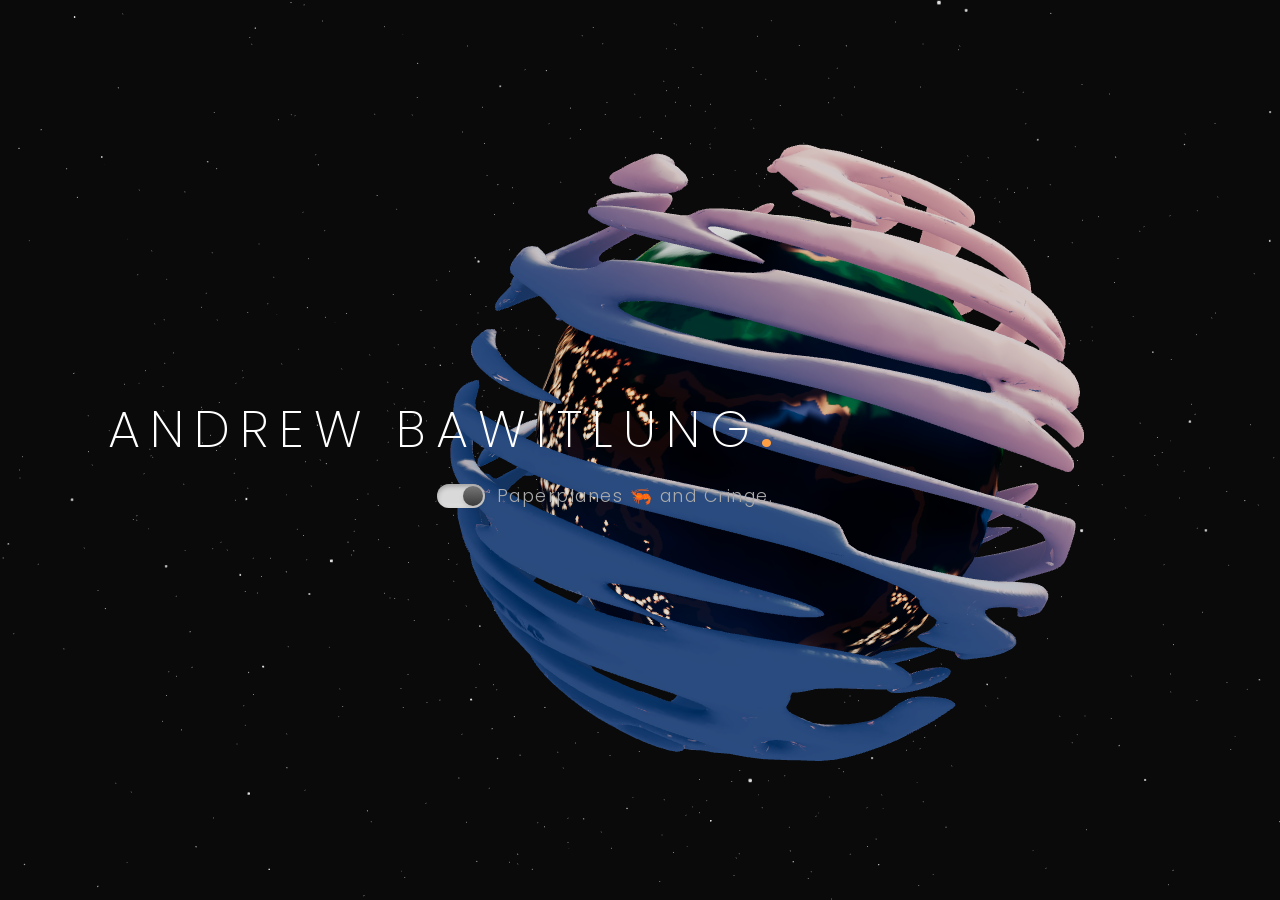
<file: index.html>
<!DOCTYPE html>
<html lang="en">
  <head>
    <meta charset="UTF-8" />
    <link rel="icon" type="image/gif" href="/giphy.gif" />
    <meta name="viewport" content="width=device-width, initial-scale=1.0" />
    <meta name="keywords" content="Andrew Bawitlung, Mizo, Artificial Intelligence, Automatic Speech Recognition, Research, Religious Studies, Historical Jesus, Theology, Text to speech" />
    <meta name="description" content="Andrew Bawitlung - Paperplanes and Cringe. Personal Portfolio." />
    <title>Andrew Bawitlung</title>
    <script type="module" crossorigin src="/assets/index-4ddddd0e.js"></script>
    <link rel="stylesheet" href="/assets/index-14c9e4d0.css">
  </head>
  <body>
    <div id="root"></div>
    
  </body>
</html>
</file>
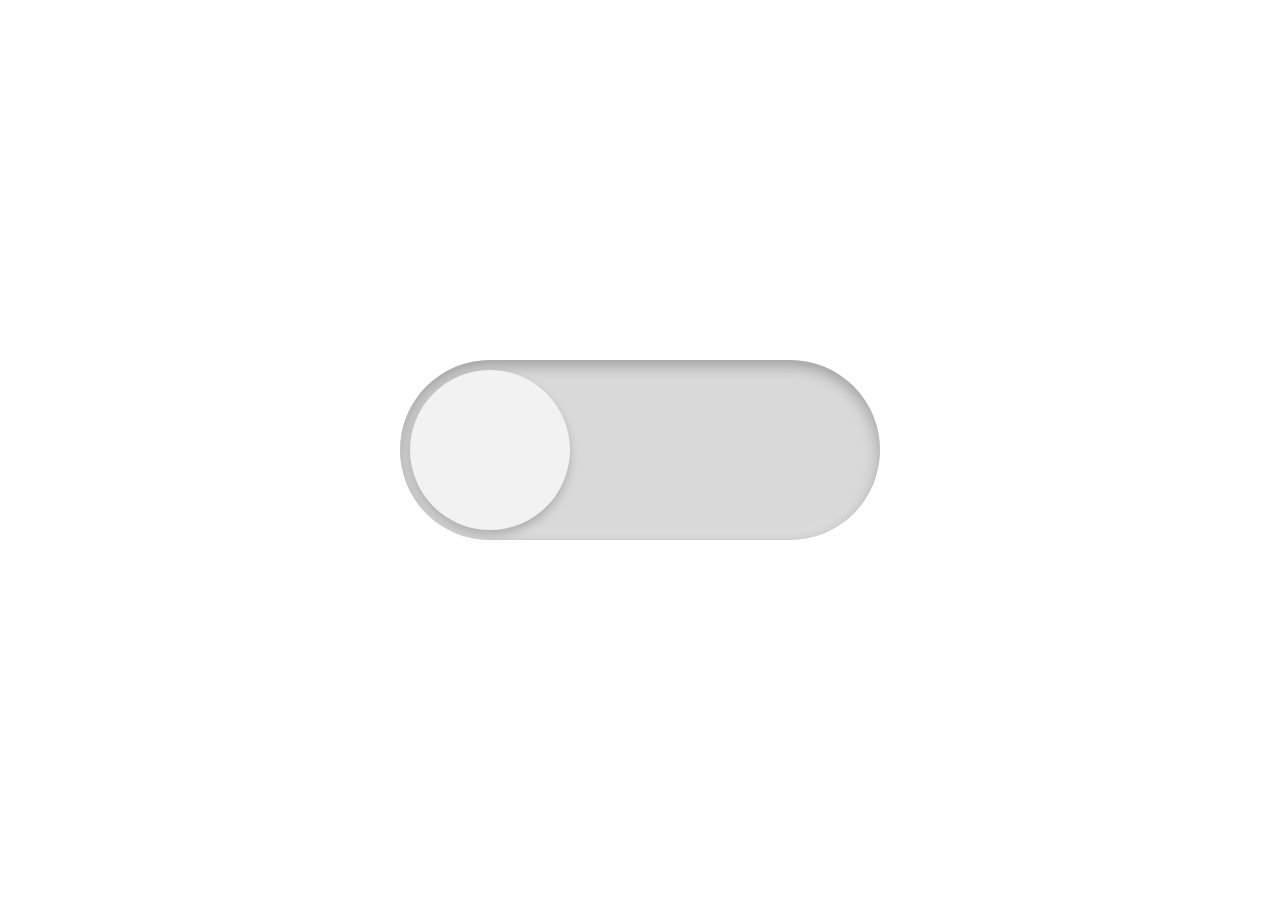
<file: Dark Light Mode HTML & CSS/index.html>
<!DOCTYPE html>
<!---Coding By CoderGirl | www.codinglabweb.com--->
<html lang="en">
<head>
  <meta charset="UTF-8">
  <meta name="viewport" content="width=device-width, initial-scale=1.0">
  <meta http-equiv="X-UA-Compatible" content="ie=edge">
  <title> Toggle Button With Dark/Light Mode | CoderGirl</title>
  <!---Custom CSS File--->
  <link rel="stylesheet" href="style.css">
</head>
<body>
  <input type="checkbox" id="dark-mode">
  <label for="dark-mode"></label>
  <div class="background"></div>
</body>
</html>
</file>
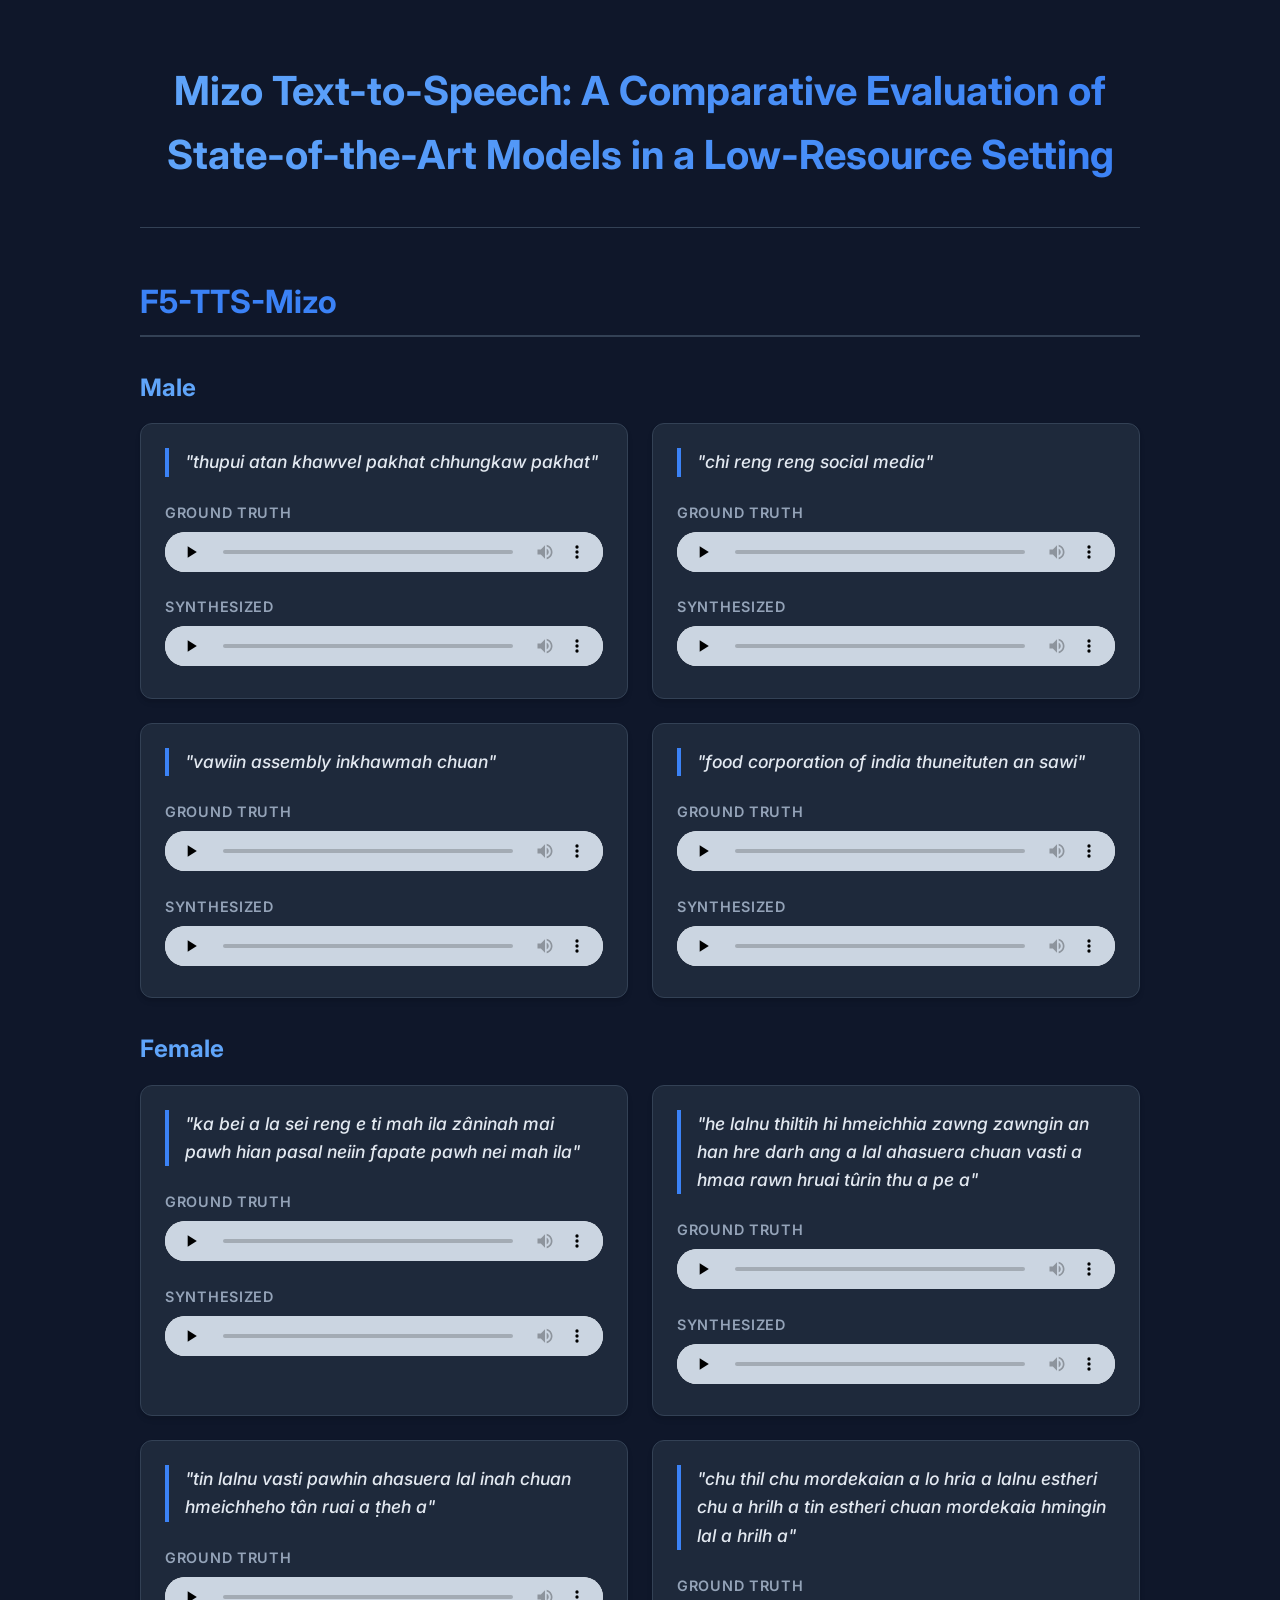
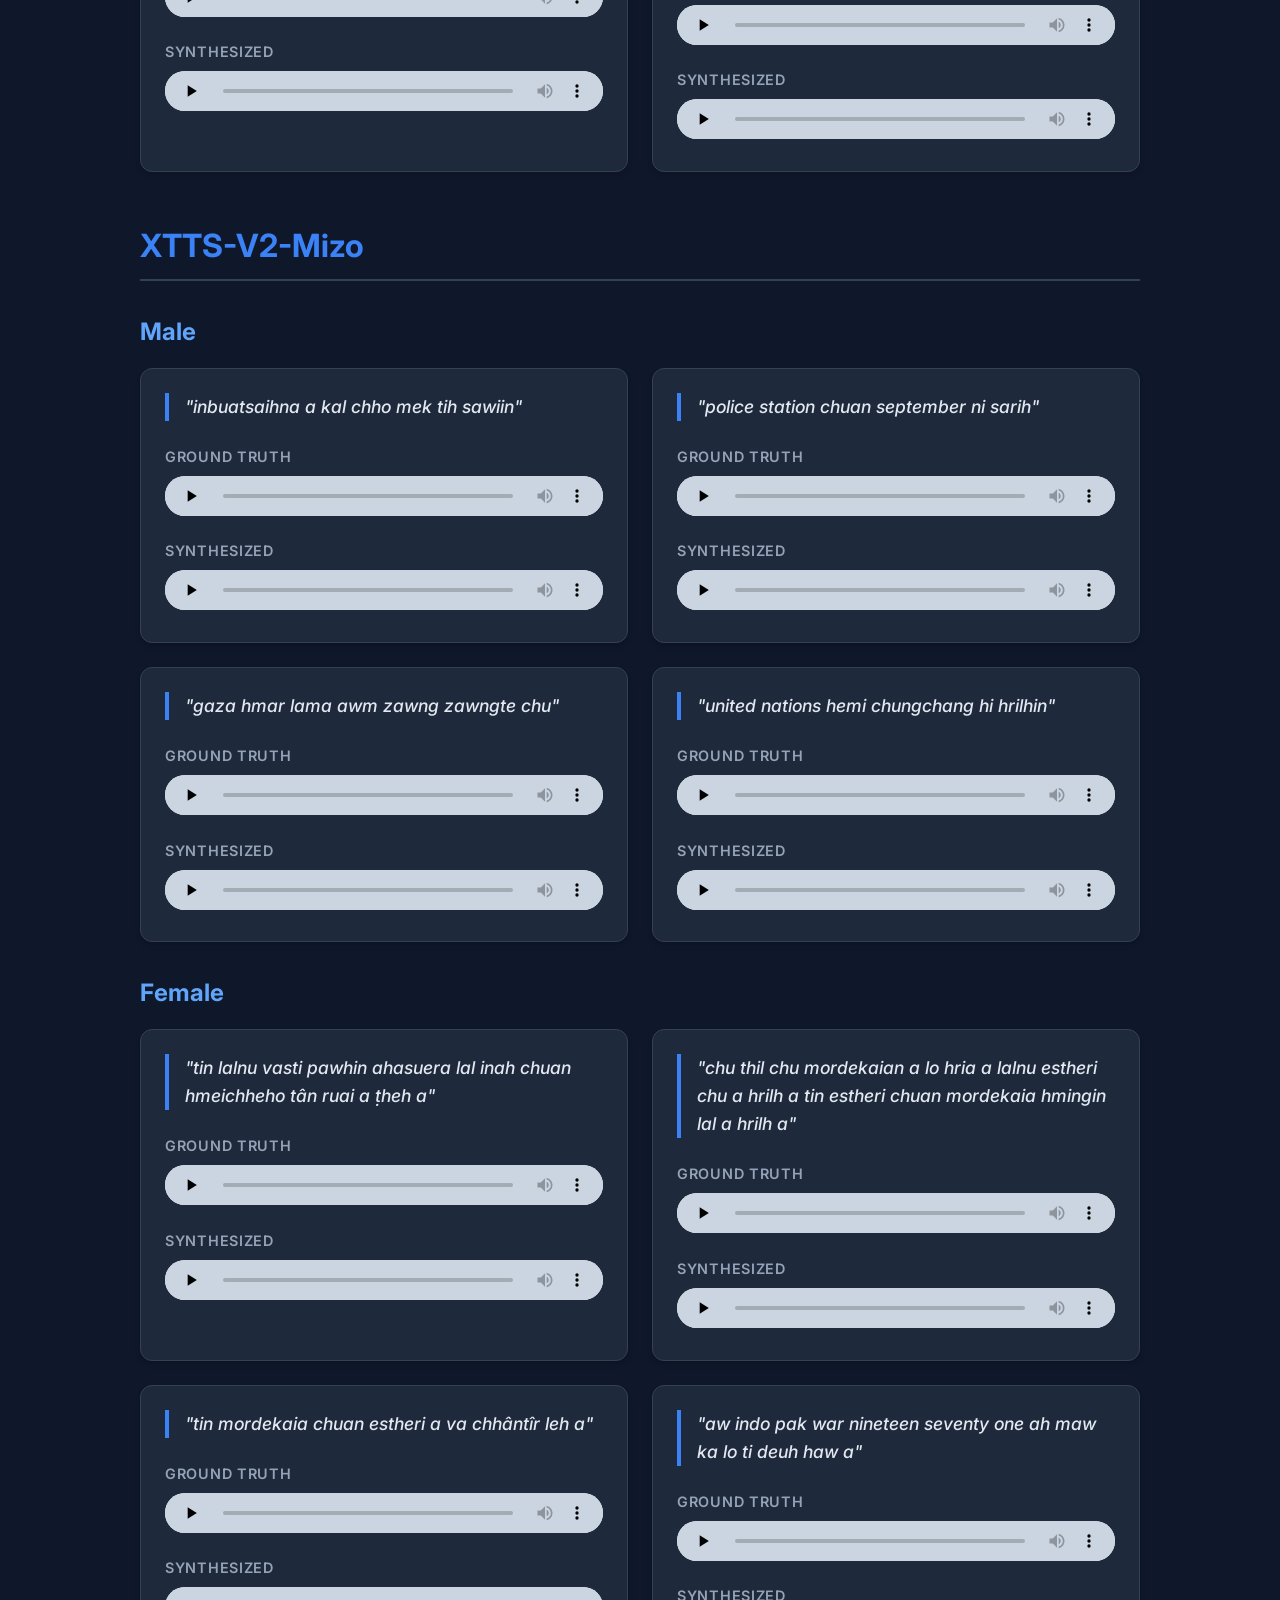
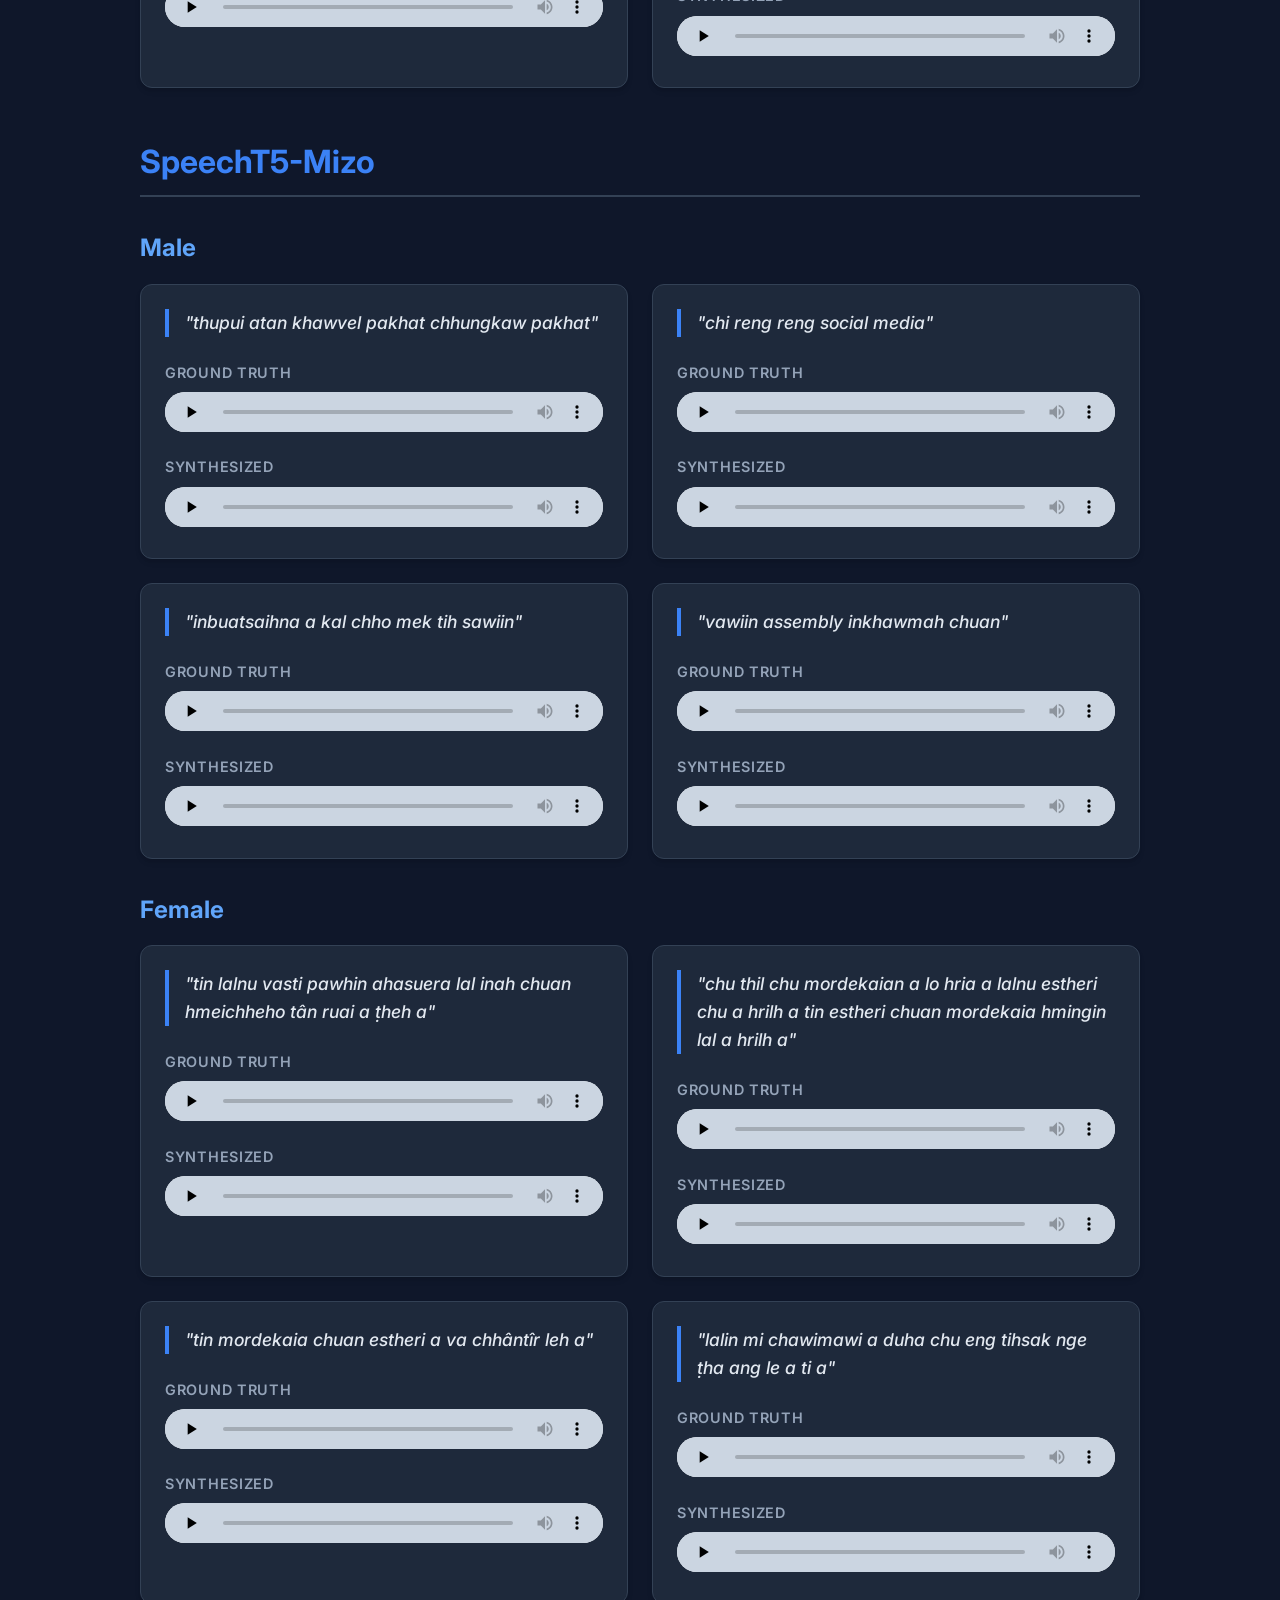
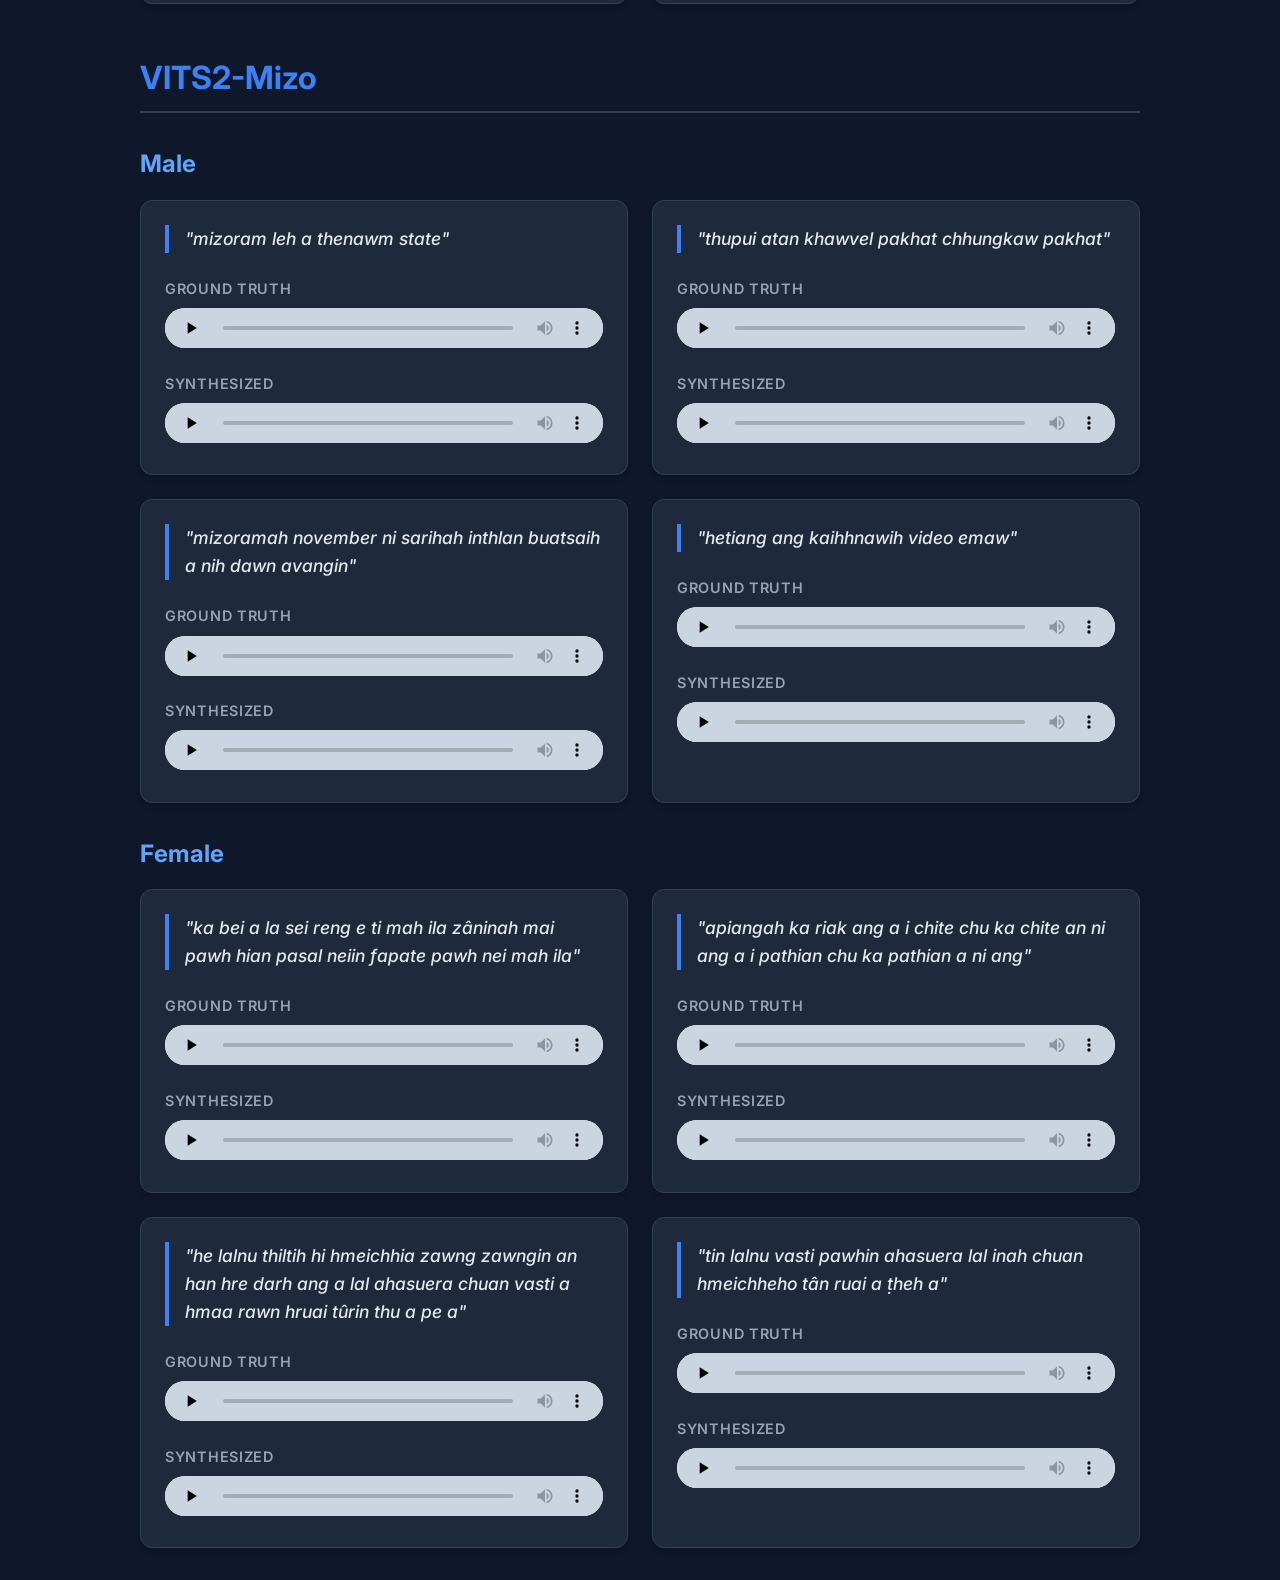
<file: mizo-tts-results/index.html>
<!DOCTYPE html>
<html lang="en">
<head>
    <meta charset="UTF-8">
    <meta name="viewport" content="width=device-width, initial-scale=1.0">
    <title>Mizo Text-to-Speech: A Comparative Evaluation of State-of-the-Art Models in a Low-Resource Setting</title>
    <style>
        :root {
            --bg-color: #0f172a;
            --text-color: #f8fafc;
            --card-bg: #1e293b;
            --border-color: #334155;
            --primary-color: #3b82f6;
            --accent-color: #60a5fa;
        }
        body {
            font-family: 'Inter', system-ui, -apple-system, sans-serif;
            background-color: var(--bg-color);
            color: var(--text-color);
            line-height: 1.6;
            margin: 0;
            padding: 0;
        }
        .container {
            max-width: 1000px;
            margin: 0 auto;
            padding: 2rem 1rem;
        }
        header {
            text-align: center;
            margin-bottom: 3rem;
            padding-bottom: 2rem;
            border-bottom: 1px solid var(--border-color);
        }
        h1 {
            font-size: 2.5rem;
            font-weight: 700;
            margin-bottom: 0.5rem;
            background: linear-gradient(to right, #60a5fa, #3b82f6);
            -webkit-background-clip: text;
            -webkit-text-fill-color: transparent;
        }
        h2 {
            font-size: 2rem;
            margin-top: 3rem;
            margin-bottom: 1rem;
            color: var(--primary-color);
            border-bottom: 2px solid var(--border-color);
            padding-bottom: 0.5rem;
        }
        h3 {
            font-size: 1.5rem;
            margin-top: 2rem;
            margin-bottom: 1rem;
            color: var(--accent-color);
        }
        .audio-grid {
            display: grid;
            grid-template-columns: 1fr;
            gap: 1.5rem;
        }
        @media (min-width: 768px) {
            .audio-grid {
                grid-template-columns: 1fr 1fr;
            }
        }
        .card {
            background-color: var(--card-bg);
            border-radius: 12px;
            padding: 1.5rem;
            border: 1px solid var(--border-color);
            box-shadow: 0 4px 6px -1px rgba(0, 0, 0, 0.1), 0 2px 4px -1px rgba(0, 0, 0, 0.06);
            transition: transform 0.2s, box-shadow 0.2s;
        }
        .card:hover {
            transform: translateY(-2px);
            box-shadow: 0 10px 15px -3px rgba(0, 0, 0, 0.1), 0 4px 6px -2px rgba(0, 0, 0, 0.05);
        }
        .transcript {
            font-size: 1.1rem;
            font-weight: 500;
            margin-bottom: 1.5rem;
            color: #e2e8f0;
            border-left: 4px solid var(--primary-color);
            padding-left: 1rem;
            font-style: italic;
        }
        .player-group {
            margin-bottom: 1rem;
        }
        .player-group:last-child {
            margin-bottom: 0;
        }
        .player-label {
            font-size: 0.9rem;
            text-transform: uppercase;
            letter-spacing: 0.05em;
            color: #94a3b8;
            margin-bottom: 0.5rem;
            font-weight: 600;
            display: block;
        }
        audio {
            width: 100%;
            height: 40px;
            outline: none;
        }
        audio::-webkit-media-controls-panel {
            background-color: #cbd5e1;
        }
        .notice {
            background-color: rgba(245, 158, 11, 0.1);
            border: 1px solid #f59e0b;
            color: #fbbf24;
            padding: 1rem;
            border-radius: 8px;
            margin-bottom: 1.5rem;
            font-size: 0.95rem;
        }
    </style>
    <link href="https://fonts.googleapis.com/css2?family=Inter:wght@400;500;600;700&display=swap" rel="stylesheet">
</head>
<body>
    <div class="container">
        <header>
            <h1>Mizo Text-to-Speech: A Comparative Evaluation of State-of-the-Art Models in a Low-Resource Setting</h1>
        </header>

        <section>
            <h2>F5-TTS-Mizo</h2>
            <h3>Male</h3>
            <div class="audio-grid">
                <div class="card">
                    <div class="transcript">"thupui atan khawvel pakhat chhungkaw pakhat"</div>
                    <div class="player-group">
                        <span class="player-label">Ground Truth</span>
                        <audio controls preload="none">
                            <source src="audio/ref_male_Akashvani_9993.wav" type="audio/wav">
                            Your browser does not support the audio element.
                        </audio>
                    </div>
                    <div class="player-group">
                        <span class="player-label">Synthesized</span>
                        <audio controls preload="none">
                            <source src="audio/pred_f5_male_f5-male-Akashvani_9993.wav" type="audio/wav">
                            Your browser does not support the audio element.
                        </audio>
                    </div>
                </div>
                <div class="card">
                    <div class="transcript">"chi reng reng social media"</div>
                    <div class="player-group">
                        <span class="player-label">Ground Truth</span>
                        <audio controls preload="none">
                            <source src="audio/ref_male_Akashvani_9988.wav" type="audio/wav">
                            Your browser does not support the audio element.
                        </audio>
                    </div>
                    <div class="player-group">
                        <span class="player-label">Synthesized</span>
                        <audio controls preload="none">
                            <source src="audio/pred_f5_male_f5-male-Akashvani_9988.wav" type="audio/wav">
                            Your browser does not support the audio element.
                        </audio>
                    </div>
                </div>
                <div class="card">
                    <div class="transcript">"vawiin assembly inkhawmah chuan"</div>
                    <div class="player-group">
                        <span class="player-label">Ground Truth</span>
                        <audio controls preload="none">
                            <source src="audio/ref_male_Akashvani_9984.wav" type="audio/wav">
                            Your browser does not support the audio element.
                        </audio>
                    </div>
                    <div class="player-group">
                        <span class="player-label">Synthesized</span>
                        <audio controls preload="none">
                            <source src="audio/pred_f5_male_f5-male-Akashvani_9984.wav" type="audio/wav">
                            Your browser does not support the audio element.
                        </audio>
                    </div>
                </div>
                <div class="card">
                    <div class="transcript">"food corporation of india thuneituten an sawi"</div>
                    <div class="player-group">
                        <span class="player-label">Ground Truth</span>
                        <audio controls preload="none">
                            <source src="audio/ref_male_Akashvani_999.wav" type="audio/wav">
                            Your browser does not support the audio element.
                        </audio>
                    </div>
                    <div class="player-group">
                        <span class="player-label">Synthesized</span>
                        <audio controls preload="none">
                            <source src="audio/pred_f5_male_f5-male-Akashvani_999.wav" type="audio/wav">
                            Your browser does not support the audio element.
                        </audio>
                    </div>
                </div>
            </div>
            <h3>Female</h3>
            <div class="audio-grid">
                <div class="card">
                    <div class="transcript">"ka bei a la sei reng e ti mah ila zâninah mai pawh hian pasal neiin fapate pawh nei mah ila"</div>
                    <div class="player-group">
                        <span class="player-label">Ground Truth</span>
                        <audio controls preload="none">
                            <source src="audio/ref_female_Bible_Ruthi_segmented_Chapter_1_12_partB.wav" type="audio/wav">
                            Your browser does not support the audio element.
                        </audio>
                    </div>
                    <div class="player-group">
                        <span class="player-label">Synthesized</span>
                        <audio controls preload="none">
                            <source src="audio/pred_f5_female_f5-female-Bible_Ruthi_segmented_Chapter_1_12_partB.wav" type="audio/wav">
                            Your browser does not support the audio element.
                        </audio>
                    </div>
                </div>
                <div class="card">
                    <div class="transcript">"he lalnu thiltih hi hmeichhia zawng zawngin an han hre darh ang a lal ahasuera chuan vasti a hmaa rawn hruai tûrin thu a pe a"</div>
                    <div class="player-group">
                        <span class="player-label">Ground Truth</span>
                        <audio controls preload="none">
                            <source src="audio/ref_female_Bible_Estheri_segmented_Chapter_1_17_partA.wav" type="audio/wav">
                            Your browser does not support the audio element.
                        </audio>
                    </div>
                    <div class="player-group">
                        <span class="player-label">Synthesized</span>
                        <audio controls preload="none">
                            <source src="audio/pred_f5_female_f5-female-Bible_Estheri_segmented_Chapter_1_17_partA.wav" type="audio/wav">
                            Your browser does not support the audio element.
                        </audio>
                    </div>
                </div>
                <div class="card">
                    <div class="transcript">"tin lalnu vasti pawhin ahasuera lal inah chuan hmeichheho tân ruai a ṭheh a"</div>
                    <div class="player-group">
                        <span class="player-label">Ground Truth</span>
                        <audio controls preload="none">
                            <source src="audio/ref_female_Bible_Estheri_segmented_Chapter_1_9.wav" type="audio/wav">
                            Your browser does not support the audio element.
                        </audio>
                    </div>
                    <div class="player-group">
                        <span class="player-label">Synthesized</span>
                        <audio controls preload="none">
                            <source src="audio/pred_f5_female_f5-female-Bible_Estheri_segmented_Chapter_1_9.wav" type="audio/wav">
                            Your browser does not support the audio element.
                        </audio>
                    </div>
                </div>
                <div class="card">
                    <div class="transcript">"chu thil chu mordekaian a lo hria a lalnu estheri chu a hrilh a tin estheri chuan mordekaia hmingin lal a hrilh a"</div>
                    <div class="player-group">
                        <span class="player-label">Ground Truth</span>
                        <audio controls preload="none">
                            <source src="audio/ref_female_Bible_Estheri_segmented_Chapter_2_22.wav" type="audio/wav">
                            Your browser does not support the audio element.
                        </audio>
                    </div>
                    <div class="player-group">
                        <span class="player-label">Synthesized</span>
                        <audio controls preload="none">
                            <source src="audio/pred_f5_female_f5-female-Bible_Estheri_segmented_Chapter_2_22.wav" type="audio/wav">
                            Your browser does not support the audio element.
                        </audio>
                    </div>
                </div>
            </div>
        </section>

        <section>
            <h2>XTTS-V2-Mizo</h2>
            <h3>Male</h3>
            <div class="audio-grid">
                <div class="card">
                    <div class="transcript">"inbuatsaihna a kal chho mek tih sawiin"</div>
                    <div class="player-group">
                        <span class="player-label">Ground Truth</span>
                        <audio controls preload="none">
                            <source src="audio/ref_male_Akashvani_9983.wav" type="audio/wav">
                            Your browser does not support the audio element.
                        </audio>
                    </div>
                    <div class="player-group">
                        <span class="player-label">Synthesized</span>
                        <audio controls preload="none">
                            <source src="audio/pred_xtts_male_xtts-male-Akashvani_9983.wav" type="audio/wav">
                            Your browser does not support the audio element.
                        </audio>
                    </div>
                </div>
                <div class="card">
                    <div class="transcript">"police station chuan september ni sarih"</div>
                    <div class="player-group">
                        <span class="player-label">Ground Truth</span>
                        <audio controls preload="none">
                            <source src="audio/ref_male_Akashvani_9986.wav" type="audio/wav">
                            Your browser does not support the audio element.
                        </audio>
                    </div>
                    <div class="player-group">
                        <span class="player-label">Synthesized</span>
                        <audio controls preload="none">
                            <source src="audio/pred_xtts_male_xtts-male-Akashvani_9986.wav" type="audio/wav">
                            Your browser does not support the audio element.
                        </audio>
                    </div>
                </div>
                <div class="card">
                    <div class="transcript">"gaza hmar lama awm zawng zawngte chu"</div>
                    <div class="player-group">
                        <span class="player-label">Ground Truth</span>
                        <audio controls preload="none">
                            <source src="audio/ref_male_Akashvani_9996.wav" type="audio/wav">
                            Your browser does not support the audio element.
                        </audio>
                    </div>
                    <div class="player-group">
                        <span class="player-label">Synthesized</span>
                        <audio controls preload="none">
                            <source src="audio/pred_xtts_male_xtts-male-Akashvani_9996.wav" type="audio/wav">
                            Your browser does not support the audio element.
                        </audio>
                    </div>
                </div>
                <div class="card">
                    <div class="transcript">"united nations hemi chungchang hi hrilhin"</div>
                    <div class="player-group">
                        <span class="player-label">Ground Truth</span>
                        <audio controls preload="none">
                            <source src="audio/ref_male_Akashvani_9995.wav" type="audio/wav">
                            Your browser does not support the audio element.
                        </audio>
                    </div>
                    <div class="player-group">
                        <span class="player-label">Synthesized</span>
                        <audio controls preload="none">
                            <source src="audio/pred_xtts_male_xtts-male-Akashvani_9995.wav" type="audio/wav">
                            Your browser does not support the audio element.
                        </audio>
                    </div>
                </div>
            </div>
            <h3>Female</h3>
            <div class="audio-grid">
                <div class="card">
                    <div class="transcript">"tin lalnu vasti pawhin ahasuera lal inah chuan hmeichheho tân ruai a ṭheh a"</div>
                    <div class="player-group">
                        <span class="player-label">Ground Truth</span>
                        <audio controls preload="none">
                            <source src="audio/ref_female_Bible_Estheri_segmented_Chapter_1_9.wav" type="audio/wav">
                            Your browser does not support the audio element.
                        </audio>
                    </div>
                    <div class="player-group">
                        <span class="player-label">Synthesized</span>
                        <audio controls preload="none">
                            <source src="audio/pred_xtts_female_xtts-female-Bible_Estheri_segmented_Chapter_1_9.wav" type="audio/wav">
                            Your browser does not support the audio element.
                        </audio>
                    </div>
                </div>
                <div class="card">
                    <div class="transcript">"chu thil chu mordekaian a lo hria a lalnu estheri chu a hrilh a tin estheri chuan mordekaia hmingin lal a hrilh a"</div>
                    <div class="player-group">
                        <span class="player-label">Ground Truth</span>
                        <audio controls preload="none">
                            <source src="audio/ref_female_Bible_Estheri_segmented_Chapter_2_22.wav" type="audio/wav">
                            Your browser does not support the audio element.
                        </audio>
                    </div>
                    <div class="player-group">
                        <span class="player-label">Synthesized</span>
                        <audio controls preload="none">
                            <source src="audio/pred_xtts_female_xtts-female-Bible_Estheri_segmented_Chapter_2_22.wav" type="audio/wav">
                            Your browser does not support the audio element.
                        </audio>
                    </div>
                </div>
                <div class="card">
                    <div class="transcript">"tin mordekaia chuan estheri a va chhântîr leh a"</div>
                    <div class="player-group">
                        <span class="player-label">Ground Truth</span>
                        <audio controls preload="none">
                            <source src="audio/ref_female_Bible_Estheri_segmented_Chapter_4_13_partA.wav" type="audio/wav">
                            Your browser does not support the audio element.
                        </audio>
                    </div>
                    <div class="player-group">
                        <span class="player-label">Synthesized</span>
                        <audio controls preload="none">
                            <source src="audio/pred_xtts_female_xtts-female-Bible_Estheri_segmented_Chapter_4_13_partA.wav" type="audio/wav">
                            Your browser does not support the audio element.
                        </audio>
                    </div>
                </div>
                <div class="card">
                    <div class="transcript">"aw indo pak war nineteen seventy one ah maw ka lo ti deuh haw a"</div>
                    <div class="player-group">
                        <span class="player-label">Ground Truth</span>
                        <audio controls preload="none">
                            <source src="audio/ref_female_LoveTheWayUR_4_segment_257.wav" type="audio/wav">
                            Your browser does not support the audio element.
                        </audio>
                    </div>
                    <div class="player-group">
                        <span class="player-label">Synthesized</span>
                        <audio controls preload="none">
                            <source src="audio/pred_xtts_female_xtts-female-LoveTheWayUR_4_segment_257.wav" type="audio/wav">
                            Your browser does not support the audio element.
                        </audio>
                    </div>
                </div>
            </div>
        </section>

        <section>
            <h2>SpeechT5-Mizo</h2>
            <h3>Male</h3>
            <div class="audio-grid">
                <div class="card">
                    <div class="transcript">"thupui atan khawvel pakhat chhungkaw pakhat"</div>
                    <div class="player-group">
                        <span class="player-label">Ground Truth</span>
                        <audio controls preload="none">
                            <source src="audio/ref_male_Akashvani_9993.wav" type="audio/wav">
                            Your browser does not support the audio element.
                        </audio>
                    </div>
                    <div class="player-group">
                        <span class="player-label">Synthesized</span>
                        <audio controls preload="none">
                            <source src="audio/pred_speecht5_male_speecht5-Male-Akashvani_9993.wav" type="audio/wav">
                            Your browser does not support the audio element.
                        </audio>
                    </div>
                </div>
                <div class="card">
                    <div class="transcript">"chi reng reng social media"</div>
                    <div class="player-group">
                        <span class="player-label">Ground Truth</span>
                        <audio controls preload="none">
                            <source src="audio/ref_male_Akashvani_9988.wav" type="audio/wav">
                            Your browser does not support the audio element.
                        </audio>
                    </div>
                    <div class="player-group">
                        <span class="player-label">Synthesized</span>
                        <audio controls preload="none">
                            <source src="audio/pred_speecht5_male_speecht5-Male-Akashvani_9988.wav" type="audio/wav">
                            Your browser does not support the audio element.
                        </audio>
                    </div>
                </div>
                <div class="card">
                    <div class="transcript">"inbuatsaihna a kal chho mek tih sawiin"</div>
                    <div class="player-group">
                        <span class="player-label">Ground Truth</span>
                        <audio controls preload="none">
                            <source src="audio/ref_male_Akashvani_9983.wav" type="audio/wav">
                            Your browser does not support the audio element.
                        </audio>
                    </div>
                    <div class="player-group">
                        <span class="player-label">Synthesized</span>
                        <audio controls preload="none">
                            <source src="audio/pred_speecht5_male_speecht5-Male-Akashvani_9983.wav" type="audio/wav">
                            Your browser does not support the audio element.
                        </audio>
                    </div>
                </div>
                <div class="card">
                    <div class="transcript">"vawiin assembly inkhawmah chuan"</div>
                    <div class="player-group">
                        <span class="player-label">Ground Truth</span>
                        <audio controls preload="none">
                            <source src="audio/ref_male_Akashvani_9984.wav" type="audio/wav">
                            Your browser does not support the audio element.
                        </audio>
                    </div>
                    <div class="player-group">
                        <span class="player-label">Synthesized</span>
                        <audio controls preload="none">
                            <source src="audio/pred_speecht5_male_speecht5-Male-Akashvani_9984.wav" type="audio/wav">
                            Your browser does not support the audio element.
                        </audio>
                    </div>
                </div>
            </div>
            <h3>Female</h3>
            <div class="audio-grid">
                <div class="card">
                    <div class="transcript">"tin lalnu vasti pawhin ahasuera lal inah chuan hmeichheho tân ruai a ṭheh a"</div>
                    <div class="player-group">
                        <span class="player-label">Ground Truth</span>
                        <audio controls preload="none">
                            <source src="audio/ref_female_Bible_Estheri_segmented_Chapter_1_9.wav" type="audio/wav">
                            Your browser does not support the audio element.
                        </audio>
                    </div>
                    <div class="player-group">
                        <span class="player-label">Synthesized</span>
                        <audio controls preload="none">
                            <source src="audio/pred_speecht5_female_speecht5-Female-Bible_Estheri_segmented_Chapter_1_9.wav" type="audio/wav">
                            Your browser does not support the audio element.
                        </audio>
                    </div>
                </div>
                <div class="card">
                    <div class="transcript">"chu thil chu mordekaian a lo hria a lalnu estheri chu a hrilh a tin estheri chuan mordekaia hmingin lal a hrilh a"</div>
                    <div class="player-group">
                        <span class="player-label">Ground Truth</span>
                        <audio controls preload="none">
                            <source src="audio/ref_female_Bible_Estheri_segmented_Chapter_2_22.wav" type="audio/wav">
                            Your browser does not support the audio element.
                        </audio>
                    </div>
                    <div class="player-group">
                        <span class="player-label">Synthesized</span>
                        <audio controls preload="none">
                            <source src="audio/pred_speecht5_female_speecht5-Female-Bible_Estheri_segmented_Chapter_2_22.wav" type="audio/wav">
                            Your browser does not support the audio element.
                        </audio>
                    </div>
                </div>
                <div class="card">
                    <div class="transcript">"tin mordekaia chuan estheri a va chhântîr leh a"</div>
                    <div class="player-group">
                        <span class="player-label">Ground Truth</span>
                        <audio controls preload="none">
                            <source src="audio/ref_female_Bible_Estheri_segmented_Chapter_4_13_partA.wav" type="audio/wav">
                            Your browser does not support the audio element.
                        </audio>
                    </div>
                    <div class="player-group">
                        <span class="player-label">Synthesized</span>
                        <audio controls preload="none">
                            <source src="audio/pred_speecht5_female_speecht5-Female-Bible_Estheri_segmented_Chapter_4_13_partA.wav" type="audio/wav">
                            Your browser does not support the audio element.
                        </audio>
                    </div>
                </div>
                <div class="card">
                    <div class="transcript">"lalin mi chawimawi a duha chu eng tihsak nge ṭha ang le a ti a"</div>
                    <div class="player-group">
                        <span class="player-label">Ground Truth</span>
                        <audio controls preload="none">
                            <source src="audio/ref_female_Bible_Estheri_segmented_Chapter_6_6_A_partB.wav" type="audio/wav">
                            Your browser does not support the audio element.
                        </audio>
                    </div>
                    <div class="player-group">
                        <span class="player-label">Synthesized</span>
                        <audio controls preload="none">
                            <source src="audio/pred_speecht5_female_speecht5-Female-Bible_Estheri_segmented_Chapter_6_6_A_partB.wav" type="audio/wav">
                            Your browser does not support the audio element.
                        </audio>
                    </div>
                </div>
            </div>
        </section>

        <section>
            <h2>VITS2-Mizo</h2>
            <h3>Male</h3>
            <div class="audio-grid">
                <div class="card">
                    <div class="transcript">"mizoram leh a thenawm state"</div>
                    <div class="player-group">
                        <span class="player-label">Ground Truth</span>
                        <audio controls preload="none">
                            <source src="audio/ref_male_Akashvani_9975.wav" type="audio/wav">
                            Your browser does not support the audio element.
                        </audio>
                    </div>
                    <div class="player-group">
                        <span class="player-label">Synthesized</span>
                        <audio controls preload="none">
                            <source src="audio/pred_vits2_male_vits2-male-Akashvani_9975.wav" type="audio/wav">
                            Your browser does not support the audio element.
                        </audio>
                    </div>
                </div>
                <div class="card">
                    <div class="transcript">"thupui atan khawvel pakhat chhungkaw pakhat"</div>
                    <div class="player-group">
                        <span class="player-label">Ground Truth</span>
                        <audio controls preload="none">
                            <source src="audio/ref_male_Akashvani_9993.wav" type="audio/wav">
                            Your browser does not support the audio element.
                        </audio>
                    </div>
                    <div class="player-group">
                        <span class="player-label">Synthesized</span>
                        <audio controls preload="none">
                            <source src="audio/pred_vits2_male_vits2-male-Akashvani_9993.wav" type="audio/wav">
                            Your browser does not support the audio element.
                        </audio>
                    </div>
                </div>
                <div class="card">
                    <div class="transcript">"mizoramah november ni sarihah inthlan buatsaih a nih dawn avangin"</div>
                    <div class="player-group">
                        <span class="player-label">Ground Truth</span>
                        <audio controls preload="none">
                            <source src="audio/ref_male_Akashvani_9982.wav" type="audio/wav">
                            Your browser does not support the audio element.
                        </audio>
                    </div>
                    <div class="player-group">
                        <span class="player-label">Synthesized</span>
                        <audio controls preload="none">
                            <source src="audio/pred_vits2_male_vits2-male-Akashvani_9982.wav" type="audio/wav">
                            Your browser does not support the audio element.
                        </audio>
                    </div>
                </div>
                <div class="card">
                    <div class="transcript">"hetiang ang kaihhnawih video emaw"</div>
                    <div class="player-group">
                        <span class="player-label">Ground Truth</span>
                        <audio controls preload="none">
                            <source src="audio/ref_male_Akashvani_9989.wav" type="audio/wav">
                            Your browser does not support the audio element.
                        </audio>
                    </div>
                    <div class="player-group">
                        <span class="player-label">Synthesized</span>
                        <audio controls preload="none">
                            <source src="audio/pred_vits2_male_vits2-male-Akashvani_9989.wav" type="audio/wav">
                            Your browser does not support the audio element.
                        </audio>
                    </div>
                </div>
            </div>
            <h3>Female</h3>
            <div class="audio-grid">
                <div class="card">
                    <div class="transcript">"ka bei a la sei reng e ti mah ila zâninah mai pawh hian pasal neiin fapate pawh nei mah ila"</div>
                    <div class="player-group">
                        <span class="player-label">Ground Truth</span>
                        <audio controls preload="none">
                            <source src="audio/ref_female_Bible_Ruthi_segmented_Chapter_1_12_partB.wav" type="audio/wav">
                            Your browser does not support the audio element.
                        </audio>
                    </div>
                    <div class="player-group">
                        <span class="player-label">Synthesized</span>
                        <audio controls preload="none">
                            <source src="audio/pred_vits2_female_vits2-female-Bible_Ruthi_segmented_Chapter_1_12_partB.wav" type="audio/wav">
                            Your browser does not support the audio element.
                        </audio>
                    </div>
                </div>
                <div class="card">
                    <div class="transcript">"apiangah ka riak ang a i chite chu ka chite an ni ang a i pathian chu ka pathian a ni ang"</div>
                    <div class="player-group">
                        <span class="player-label">Ground Truth</span>
                        <audio controls preload="none">
                            <source src="audio/ref_female_Bible_Ruthi_segmented_Chapter_1_16_partB.wav" type="audio/wav">
                            Your browser does not support the audio element.
                        </audio>
                    </div>
                    <div class="player-group">
                        <span class="player-label">Synthesized</span>
                        <audio controls preload="none">
                            <source src="audio/pred_vits2_female_vits2-female-Bible_Ruthi_segmented_Chapter_1_16_partB.wav" type="audio/wav">
                            Your browser does not support the audio element.
                        </audio>
                    </div>
                </div>
                <div class="card">
                    <div class="transcript">"he lalnu thiltih hi hmeichhia zawng zawngin an han hre darh ang a lal ahasuera chuan vasti a hmaa rawn hruai tûrin thu a pe a"</div>
                    <div class="player-group">
                        <span class="player-label">Ground Truth</span>
                        <audio controls preload="none">
                            <source src="audio/ref_female_Bible_Estheri_segmented_Chapter_1_17_partA.wav" type="audio/wav">
                            Your browser does not support the audio element.
                        </audio>
                    </div>
                    <div class="player-group">
                        <span class="player-label">Synthesized</span>
                        <audio controls preload="none">
                            <source src="audio/pred_vits2_female_vits2-female-Bible_Estheri_segmented_Chapter_1_17_partA.wav" type="audio/wav">
                            Your browser does not support the audio element.
                        </audio>
                    </div>
                </div>
                <div class="card">
                    <div class="transcript">"tin lalnu vasti pawhin ahasuera lal inah chuan hmeichheho tân ruai a ṭheh a"</div>
                    <div class="player-group">
                        <span class="player-label">Ground Truth</span>
                        <audio controls preload="none">
                            <source src="audio/ref_female_Bible_Estheri_segmented_Chapter_1_9.wav" type="audio/wav">
                            Your browser does not support the audio element.
                        </audio>
                    </div>
                    <div class="player-group">
                        <span class="player-label">Synthesized</span>
                        <audio controls preload="none">
                            <source src="audio/pred_vits2_female_vits2-female-Bible_Estheri_segmented_Chapter_1_9.wav" type="audio/wav">
                            Your browser does not support the audio element.
                        </audio>
                    </div>
                </div>
            </div>
        </section>
    </div>
</body>
</html>
</file>
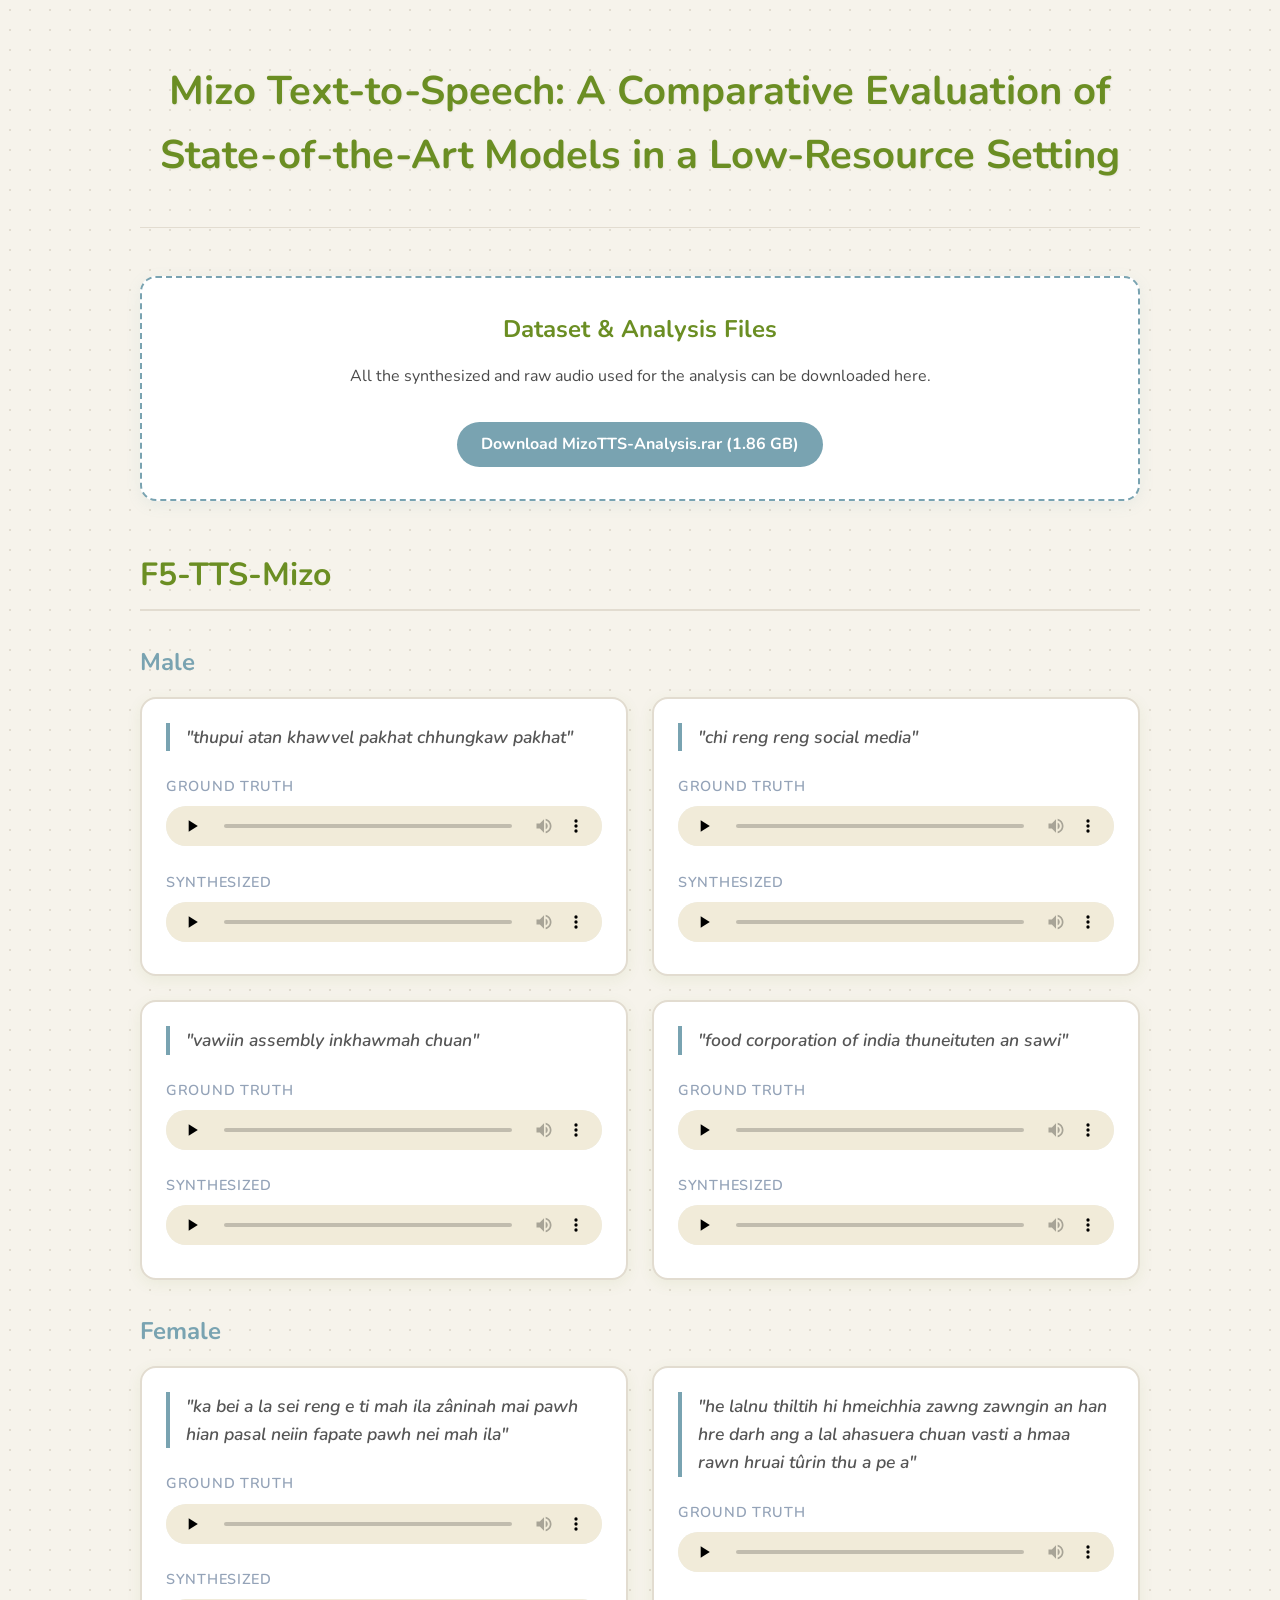
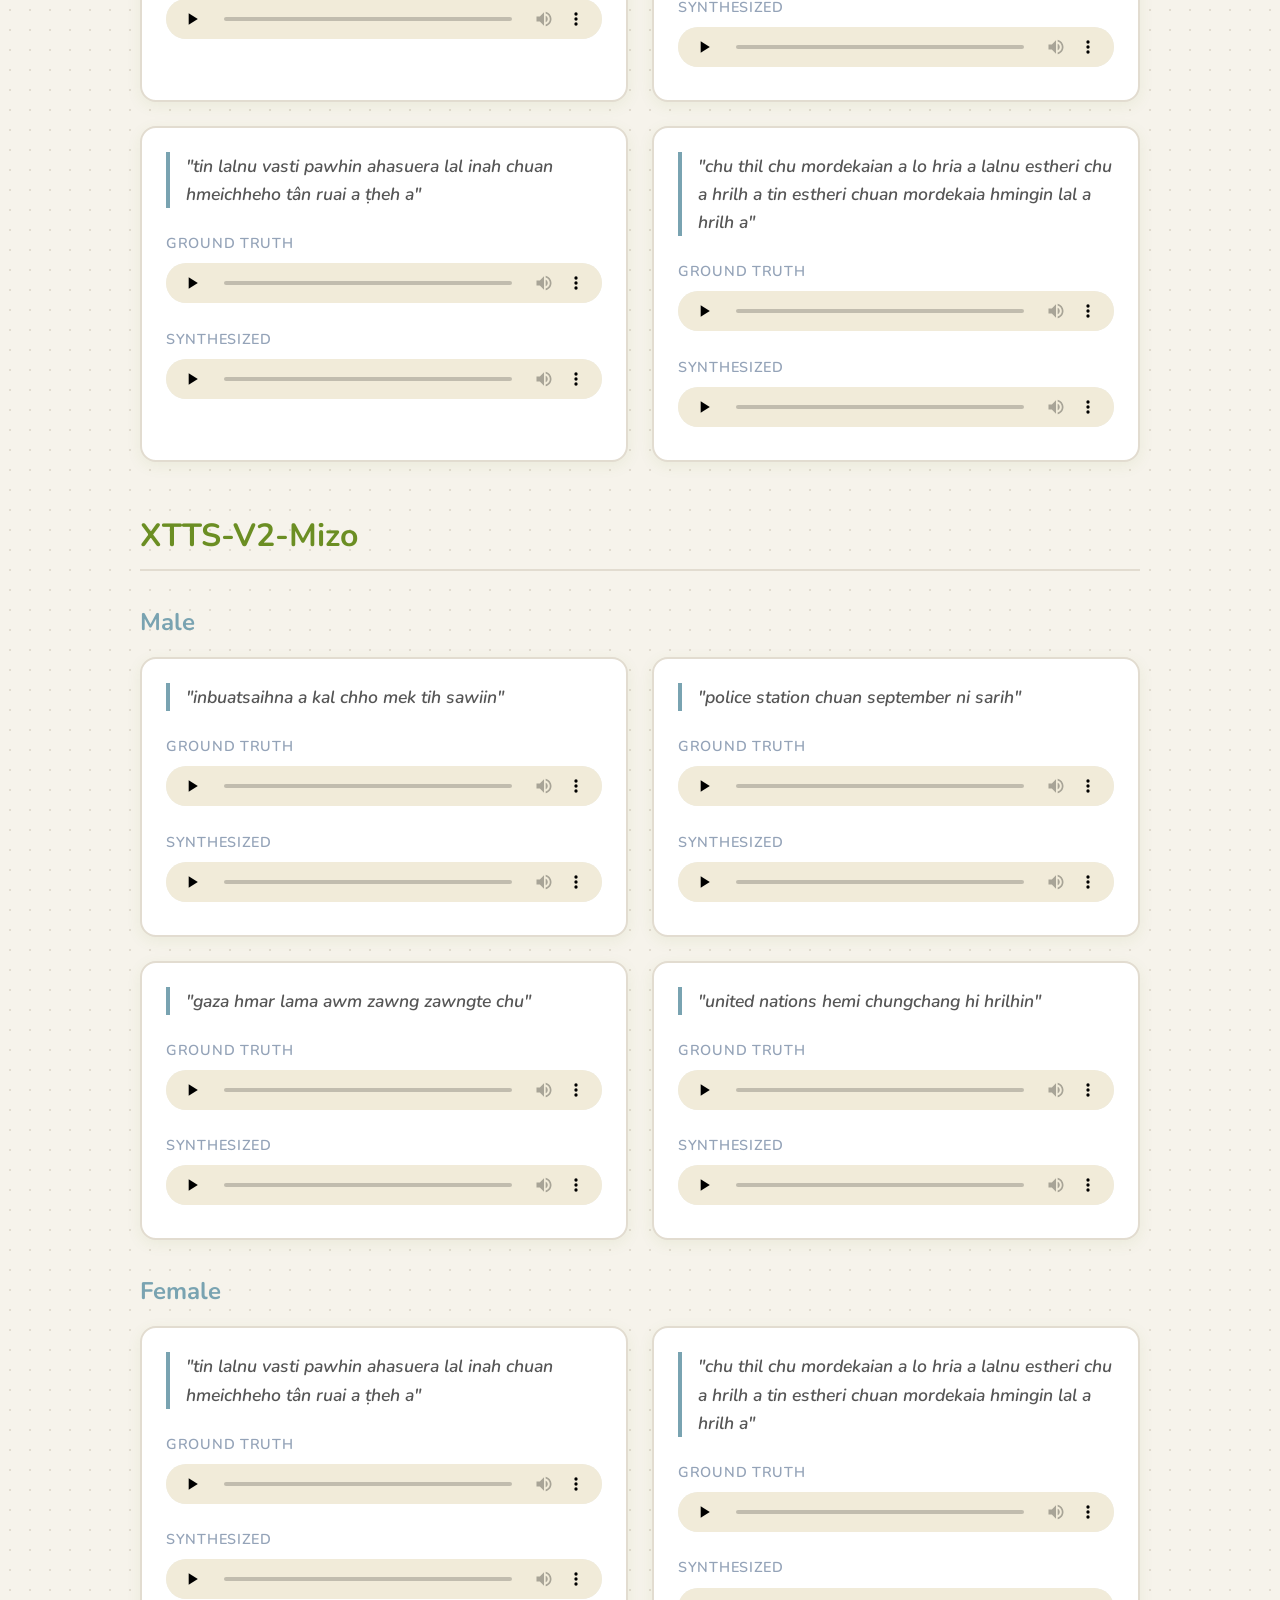
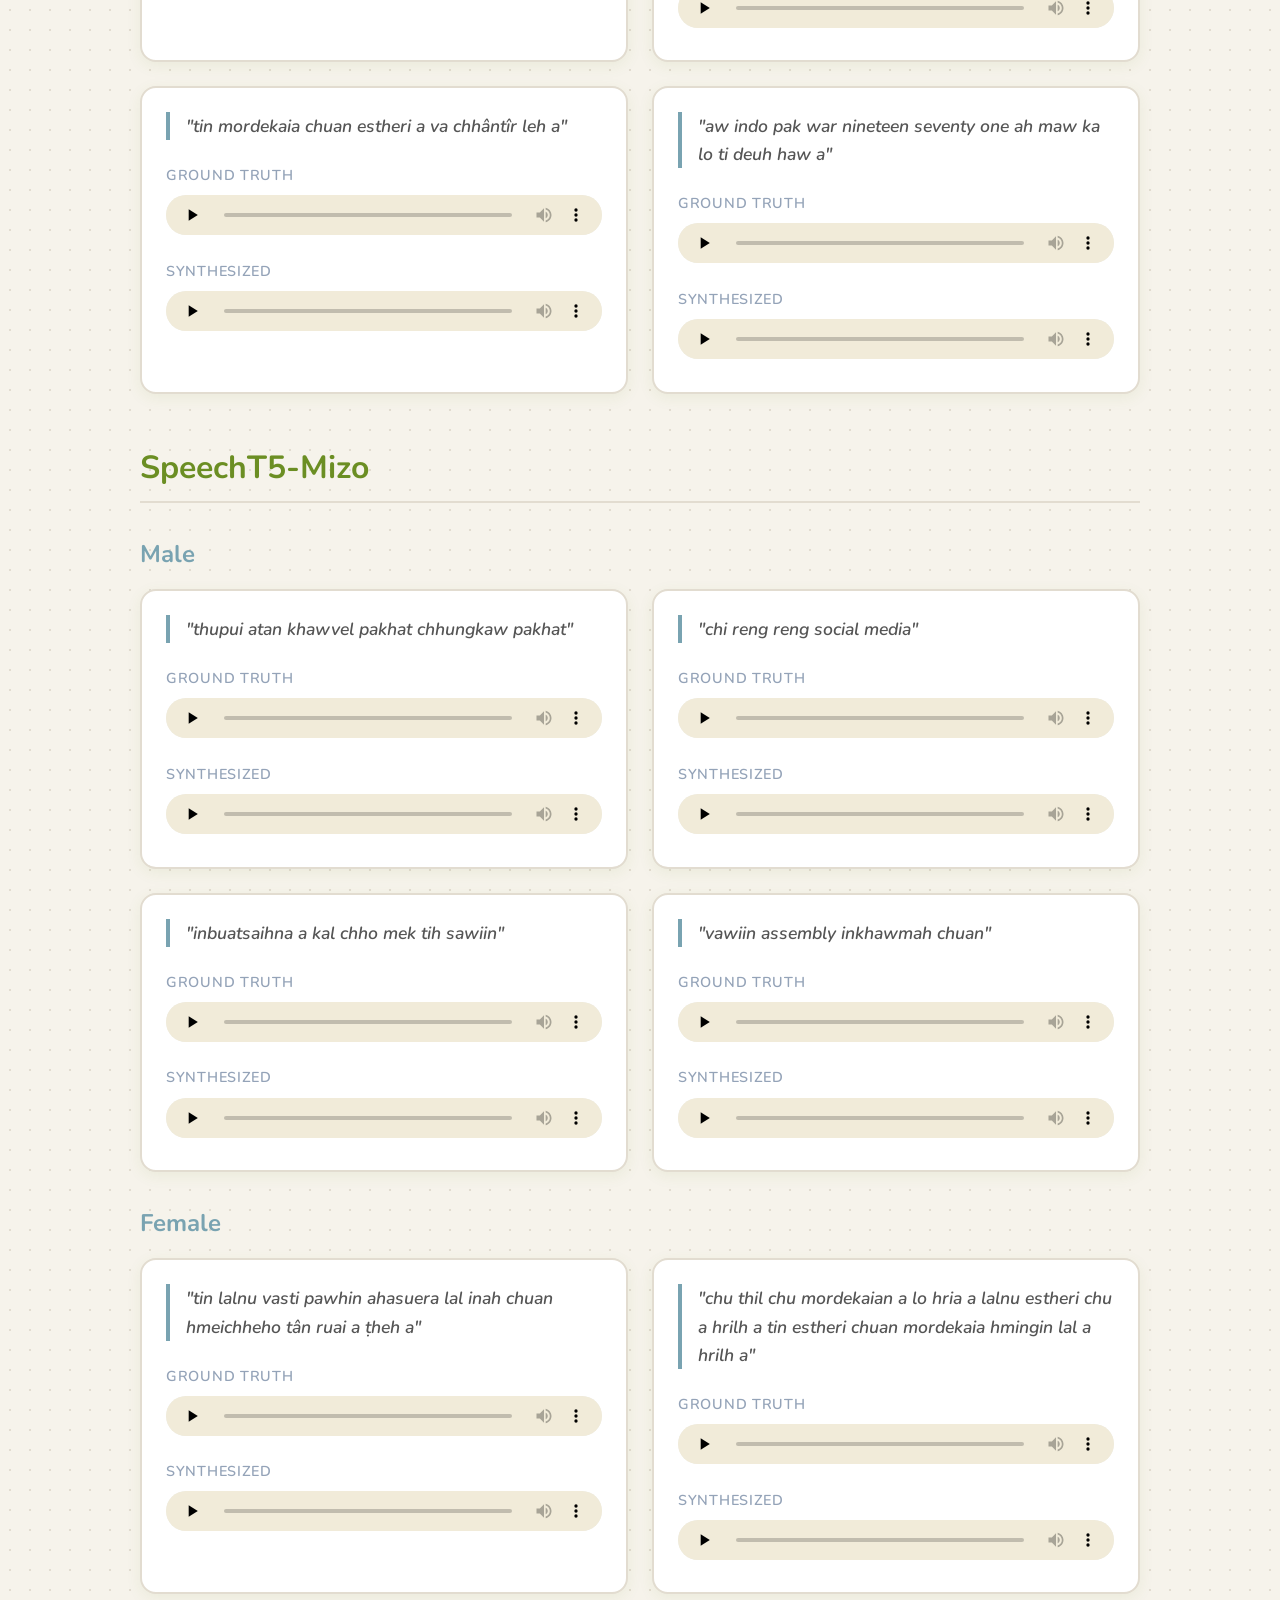
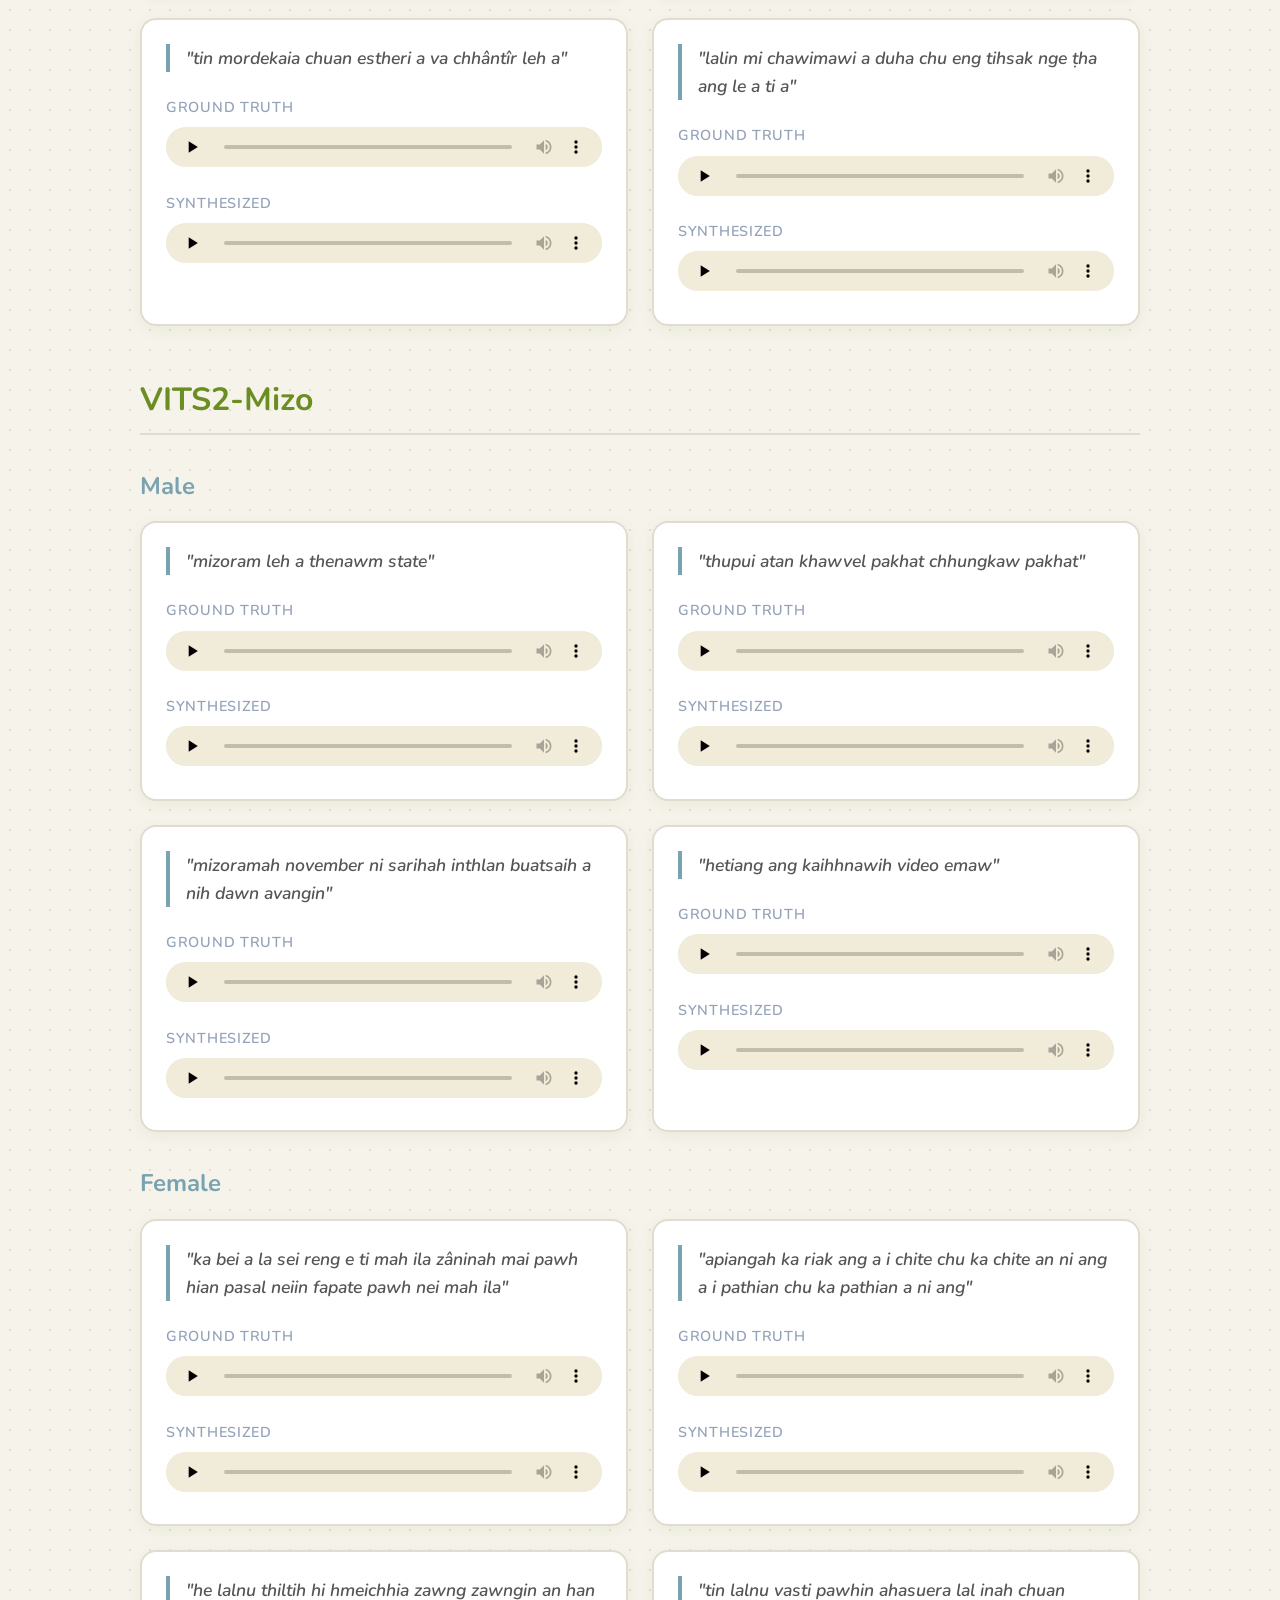
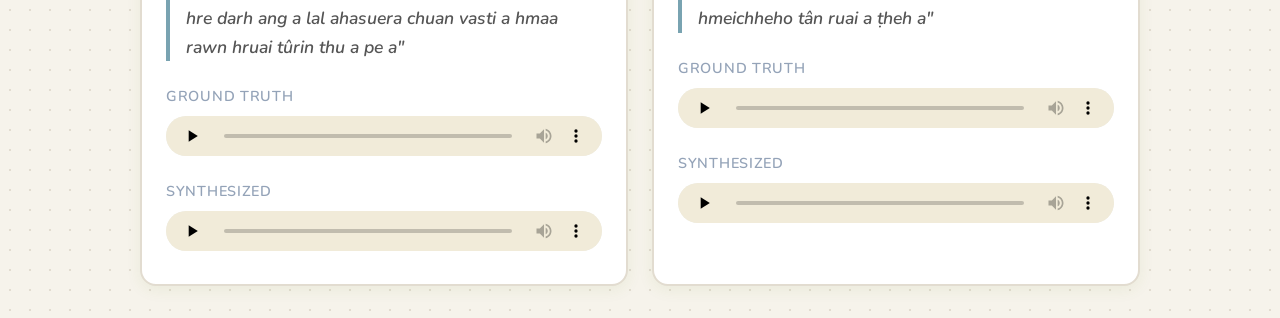
<file: mizotts/index.html>
<!DOCTYPE html>
<html lang="en">
<head>
    <meta charset="UTF-8">
    <meta name="viewport" content="width=device-width, initial-scale=1.0">
    <title>Mizo Text-to-Speech: A Comparative Evaluation of State-of-the-Art Models in a Low-Resource Setting</title>
    <style>
        @import url('https://fonts.googleapis.com/css2?family=Nunito:wght@400;600;700&display=swap');
        
        :root {
            --bg-color: #f6f3eb; /* Soft Ghibli cream */
            --text-color: #4a4a4a; /* Soft charcoal/brown text */
            --card-bg: #ffffff;
            --border-color: #e2dcd0;
            --primary-color: #6b8e23; /* Earthy green */
            --accent-color: #79a3b1; /* Soft sky blue */
        }
        body {
            font-family: 'Nunito', system-ui, -apple-system, sans-serif;
            background-color: var(--bg-color);
            background-image: radial-gradient(#e2dcd0 1px, transparent 1px);
            background-size: 20px 20px;
            color: var(--text-color);
            line-height: 1.6;
            margin: 0;
            padding: 0;
        }
        .container {
            max-width: 1000px;
            margin: 0 auto;
            padding: 2rem 1rem;
        }
        header {
            text-align: center;
            margin-bottom: 3rem;
            padding-bottom: 2rem;
            border-bottom: 1px solid var(--border-color);
        }
        h1 {
            font-size: 2.5rem;
            font-weight: 700;
            margin-bottom: 0.5rem;
            color: var(--primary-color);
            text-shadow: 1px 1px 2px rgba(0,0,0,0.05);
        }
        h2 {
            font-size: 2rem;
            margin-top: 3rem;
            margin-bottom: 1rem;
            color: var(--primary-color);
            border-bottom: 2px solid var(--border-color);
            padding-bottom: 0.5rem;
        }
        h3 {
            font-size: 1.5rem;
            margin-top: 2rem;
            margin-bottom: 1rem;
            color: var(--accent-color);
        }
        .audio-grid {
            display: grid;
            grid-template-columns: 1fr;
            gap: 1.5rem;
        }
        @media (min-width: 768px) {
            .audio-grid {
                grid-template-columns: 1fr 1fr;
            }
        }
        .card {
            background-color: var(--card-bg);
            border-radius: 16px;
            padding: 1.5rem;
            border: 2px solid var(--border-color);
            box-shadow: 0 4px 15px rgba(107, 142, 35, 0.08);
            transition: transform 0.3s ease, box-shadow 0.3s ease;
        }
        .card:hover {
            transform: translateY(-4px);
            box-shadow: 0 12px 20px rgba(107, 142, 35, 0.12);
        }
        .transcript {
            font-size: 1.1rem;
            font-weight: 600;
            margin-bottom: 1.5rem;
            color: #555;
            border-left: 4px solid var(--accent-color);
            padding-left: 1rem;
            font-style: italic;
        }
        .player-group {
            margin-bottom: 1rem;
        }
        .player-group:last-child {
            margin-bottom: 0;
        }
        .player-label {
            font-size: 0.9rem;
            text-transform: uppercase;
            letter-spacing: 0.05em;
            color: #94a3b8;
            margin-bottom: 0.5rem;
            font-weight: 600;
            display: block;
        }
        audio {
            width: 100%;
            height: 40px;
            outline: none;
        }
        audio::-webkit-media-controls-panel {
            background-color: #f1ebd9;
        }
        .notice {
            background-color: #fff9e6;
            border: 1px solid #f5c05c;
            color: #b07e15;
            padding: 1rem;
            border-radius: 8px;
            margin-bottom: 1.5rem;
            font-size: 0.95rem;
        }
        .download-banner {
            background-color: var(--card-bg);
            border: 2px dashed var(--accent-color);
            border-radius: 16px;
            padding: 2rem;
            text-align: center;
            margin-bottom: 3rem;
            box-shadow: 0 4px 15px rgba(121, 163, 177, 0.1);
        }
        .download-banner h3 {
            margin-top: 0;
            color: var(--primary-color);
        }
        .download-btn {
            display: inline-block;
            background-color: var(--accent-color);
            color: white;
            padding: 10px 24px;
            border-radius: 30px;
            text-decoration: none;
            font-weight: 700;
            margin-top: 1rem;
            transition: background-color 0.2s;
        }
        .download-btn:hover {
            background-color: #5b8796;
        }
    </style>
</head>
<body>
    <div class="container">
        <header>
            <h1>Mizo Text-to-Speech: A Comparative Evaluation of State-of-the-Art Models in a Low-Resource Setting</h1>
        </header>

        <div class="download-banner">
            <h3>Dataset & Analysis Files</h3>
            <p>All the synthesized and raw audio used for the analysis can be downloaded here.</p>
            <a href="https://github.com/andrewbawitlung/andrewbawitlung.github.io/releases/download/mizotts-analysis/MizoTTS-Analysis.rar" class="download-btn">Download MizoTTS-Analysis.rar (1.86 GB)</a>
        </div>

        <section>
            <h2>F5-TTS-Mizo</h2>
            <h3>Male</h3>
            <div class="audio-grid">
                <div class="card">
                    <div class="transcript">"thupui atan khawvel pakhat chhungkaw pakhat"</div>
                    <div class="player-group">
                        <span class="player-label">Ground Truth</span>
                        <audio controls preload="none">
                            <source src="audio/ref_male_Akashvani_9993.wav" type="audio/wav">
                            Your browser does not support the audio element.
                        </audio>
                    </div>
                    <div class="player-group">
                        <span class="player-label">Synthesized</span>
                        <audio controls preload="none">
                            <source src="audio/pred_f5_male_f5-male-Akashvani_9993.wav" type="audio/wav">
                            Your browser does not support the audio element.
                        </audio>
                    </div>
                </div>
                <div class="card">
                    <div class="transcript">"chi reng reng social media"</div>
                    <div class="player-group">
                        <span class="player-label">Ground Truth</span>
                        <audio controls preload="none">
                            <source src="audio/ref_male_Akashvani_9988.wav" type="audio/wav">
                            Your browser does not support the audio element.
                        </audio>
                    </div>
                    <div class="player-group">
                        <span class="player-label">Synthesized</span>
                        <audio controls preload="none">
                            <source src="audio/pred_f5_male_f5-male-Akashvani_9988.wav" type="audio/wav">
                            Your browser does not support the audio element.
                        </audio>
                    </div>
                </div>
                <div class="card">
                    <div class="transcript">"vawiin assembly inkhawmah chuan"</div>
                    <div class="player-group">
                        <span class="player-label">Ground Truth</span>
                        <audio controls preload="none">
                            <source src="audio/ref_male_Akashvani_9984.wav" type="audio/wav">
                            Your browser does not support the audio element.
                        </audio>
                    </div>
                    <div class="player-group">
                        <span class="player-label">Synthesized</span>
                        <audio controls preload="none">
                            <source src="audio/pred_f5_male_f5-male-Akashvani_9984.wav" type="audio/wav">
                            Your browser does not support the audio element.
                        </audio>
                    </div>
                </div>
                <div class="card">
                    <div class="transcript">"food corporation of india thuneituten an sawi"</div>
                    <div class="player-group">
                        <span class="player-label">Ground Truth</span>
                        <audio controls preload="none">
                            <source src="audio/ref_male_Akashvani_999.wav" type="audio/wav">
                            Your browser does not support the audio element.
                        </audio>
                    </div>
                    <div class="player-group">
                        <span class="player-label">Synthesized</span>
                        <audio controls preload="none">
                            <source src="audio/pred_f5_male_f5-male-Akashvani_999.wav" type="audio/wav">
                            Your browser does not support the audio element.
                        </audio>
                    </div>
                </div>
            </div>
            <h3>Female</h3>
            <div class="audio-grid">
                <div class="card">
                    <div class="transcript">"ka bei a la sei reng e ti mah ila zâninah mai pawh hian pasal neiin fapate pawh nei mah ila"</div>
                    <div class="player-group">
                        <span class="player-label">Ground Truth</span>
                        <audio controls preload="none">
                            <source src="audio/ref_female_Bible_Ruthi_segmented_Chapter_1_12_partB.wav" type="audio/wav">
                            Your browser does not support the audio element.
                        </audio>
                    </div>
                    <div class="player-group">
                        <span class="player-label">Synthesized</span>
                        <audio controls preload="none">
                            <source src="audio/pred_f5_female_f5-female-Bible_Ruthi_segmented_Chapter_1_12_partB.wav" type="audio/wav">
                            Your browser does not support the audio element.
                        </audio>
                    </div>
                </div>
                <div class="card">
                    <div class="transcript">"he lalnu thiltih hi hmeichhia zawng zawngin an han hre darh ang a lal ahasuera chuan vasti a hmaa rawn hruai tûrin thu a pe a"</div>
                    <div class="player-group">
                        <span class="player-label">Ground Truth</span>
                        <audio controls preload="none">
                            <source src="audio/ref_female_Bible_Estheri_segmented_Chapter_1_17_partA.wav" type="audio/wav">
                            Your browser does not support the audio element.
                        </audio>
                    </div>
                    <div class="player-group">
                        <span class="player-label">Synthesized</span>
                        <audio controls preload="none">
                            <source src="audio/pred_f5_female_f5-female-Bible_Estheri_segmented_Chapter_1_17_partA.wav" type="audio/wav">
                            Your browser does not support the audio element.
                        </audio>
                    </div>
                </div>
                <div class="card">
                    <div class="transcript">"tin lalnu vasti pawhin ahasuera lal inah chuan hmeichheho tân ruai a ṭheh a"</div>
                    <div class="player-group">
                        <span class="player-label">Ground Truth</span>
                        <audio controls preload="none">
                            <source src="audio/ref_female_Bible_Estheri_segmented_Chapter_1_9.wav" type="audio/wav">
                            Your browser does not support the audio element.
                        </audio>
                    </div>
                    <div class="player-group">
                        <span class="player-label">Synthesized</span>
                        <audio controls preload="none">
                            <source src="audio/pred_f5_female_f5-female-Bible_Estheri_segmented_Chapter_1_9.wav" type="audio/wav">
                            Your browser does not support the audio element.
                        </audio>
                    </div>
                </div>
                <div class="card">
                    <div class="transcript">"chu thil chu mordekaian a lo hria a lalnu estheri chu a hrilh a tin estheri chuan mordekaia hmingin lal a hrilh a"</div>
                    <div class="player-group">
                        <span class="player-label">Ground Truth</span>
                        <audio controls preload="none">
                            <source src="audio/ref_female_Bible_Estheri_segmented_Chapter_2_22.wav" type="audio/wav">
                            Your browser does not support the audio element.
                        </audio>
                    </div>
                    <div class="player-group">
                        <span class="player-label">Synthesized</span>
                        <audio controls preload="none">
                            <source src="audio/pred_f5_female_f5-female-Bible_Estheri_segmented_Chapter_2_22.wav" type="audio/wav">
                            Your browser does not support the audio element.
                        </audio>
                    </div>
                </div>
            </div>
        </section>

        <section>
            <h2>XTTS-V2-Mizo</h2>
            <h3>Male</h3>
            <div class="audio-grid">
                <div class="card">
                    <div class="transcript">"inbuatsaihna a kal chho mek tih sawiin"</div>
                    <div class="player-group">
                        <span class="player-label">Ground Truth</span>
                        <audio controls preload="none">
                            <source src="audio/ref_male_Akashvani_9983.wav" type="audio/wav">
                            Your browser does not support the audio element.
                        </audio>
                    </div>
                    <div class="player-group">
                        <span class="player-label">Synthesized</span>
                        <audio controls preload="none">
                            <source src="audio/pred_xtts_male_xtts-male-Akashvani_9983.wav" type="audio/wav">
                            Your browser does not support the audio element.
                        </audio>
                    </div>
                </div>
                <div class="card">
                    <div class="transcript">"police station chuan september ni sarih"</div>
                    <div class="player-group">
                        <span class="player-label">Ground Truth</span>
                        <audio controls preload="none">
                            <source src="audio/ref_male_Akashvani_9986.wav" type="audio/wav">
                            Your browser does not support the audio element.
                        </audio>
                    </div>
                    <div class="player-group">
                        <span class="player-label">Synthesized</span>
                        <audio controls preload="none">
                            <source src="audio/pred_xtts_male_xtts-male-Akashvani_9986.wav" type="audio/wav">
                            Your browser does not support the audio element.
                        </audio>
                    </div>
                </div>
                <div class="card">
                    <div class="transcript">"gaza hmar lama awm zawng zawngte chu"</div>
                    <div class="player-group">
                        <span class="player-label">Ground Truth</span>
                        <audio controls preload="none">
                            <source src="audio/ref_male_Akashvani_9996.wav" type="audio/wav">
                            Your browser does not support the audio element.
                        </audio>
                    </div>
                    <div class="player-group">
                        <span class="player-label">Synthesized</span>
                        <audio controls preload="none">
                            <source src="audio/pred_xtts_male_xtts-male-Akashvani_9996.wav" type="audio/wav">
                            Your browser does not support the audio element.
                        </audio>
                    </div>
                </div>
                <div class="card">
                    <div class="transcript">"united nations hemi chungchang hi hrilhin"</div>
                    <div class="player-group">
                        <span class="player-label">Ground Truth</span>
                        <audio controls preload="none">
                            <source src="audio/ref_male_Akashvani_9995.wav" type="audio/wav">
                            Your browser does not support the audio element.
                        </audio>
                    </div>
                    <div class="player-group">
                        <span class="player-label">Synthesized</span>
                        <audio controls preload="none">
                            <source src="audio/pred_xtts_male_xtts-male-Akashvani_9995.wav" type="audio/wav">
                            Your browser does not support the audio element.
                        </audio>
                    </div>
                </div>
            </div>
            <h3>Female</h3>
            <div class="audio-grid">
                <div class="card">
                    <div class="transcript">"tin lalnu vasti pawhin ahasuera lal inah chuan hmeichheho tân ruai a ṭheh a"</div>
                    <div class="player-group">
                        <span class="player-label">Ground Truth</span>
                        <audio controls preload="none">
                            <source src="audio/ref_female_Bible_Estheri_segmented_Chapter_1_9.wav" type="audio/wav">
                            Your browser does not support the audio element.
                        </audio>
                    </div>
                    <div class="player-group">
                        <span class="player-label">Synthesized</span>
                        <audio controls preload="none">
                            <source src="audio/pred_xtts_female_xtts-female-Bible_Estheri_segmented_Chapter_1_9.wav" type="audio/wav">
                            Your browser does not support the audio element.
                        </audio>
                    </div>
                </div>
                <div class="card">
                    <div class="transcript">"chu thil chu mordekaian a lo hria a lalnu estheri chu a hrilh a tin estheri chuan mordekaia hmingin lal a hrilh a"</div>
                    <div class="player-group">
                        <span class="player-label">Ground Truth</span>
                        <audio controls preload="none">
                            <source src="audio/ref_female_Bible_Estheri_segmented_Chapter_2_22.wav" type="audio/wav">
                            Your browser does not support the audio element.
                        </audio>
                    </div>
                    <div class="player-group">
                        <span class="player-label">Synthesized</span>
                        <audio controls preload="none">
                            <source src="audio/pred_xtts_female_xtts-female-Bible_Estheri_segmented_Chapter_2_22.wav" type="audio/wav">
                            Your browser does not support the audio element.
                        </audio>
                    </div>
                </div>
                <div class="card">
                    <div class="transcript">"tin mordekaia chuan estheri a va chhântîr leh a"</div>
                    <div class="player-group">
                        <span class="player-label">Ground Truth</span>
                        <audio controls preload="none">
                            <source src="audio/ref_female_Bible_Estheri_segmented_Chapter_4_13_partA.wav" type="audio/wav">
                            Your browser does not support the audio element.
                        </audio>
                    </div>
                    <div class="player-group">
                        <span class="player-label">Synthesized</span>
                        <audio controls preload="none">
                            <source src="audio/pred_xtts_female_xtts-female-Bible_Estheri_segmented_Chapter_4_13_partA.wav" type="audio/wav">
                            Your browser does not support the audio element.
                        </audio>
                    </div>
                </div>
                <div class="card">
                    <div class="transcript">"aw indo pak war nineteen seventy one ah maw ka lo ti deuh haw a"</div>
                    <div class="player-group">
                        <span class="player-label">Ground Truth</span>
                        <audio controls preload="none">
                            <source src="audio/ref_female_LoveTheWayUR_4_segment_257.wav" type="audio/wav">
                            Your browser does not support the audio element.
                        </audio>
                    </div>
                    <div class="player-group">
                        <span class="player-label">Synthesized</span>
                        <audio controls preload="none">
                            <source src="audio/pred_xtts_female_xtts-female-LoveTheWayUR_4_segment_257.wav" type="audio/wav">
                            Your browser does not support the audio element.
                        </audio>
                    </div>
                </div>
            </div>
        </section>

        <section>
            <h2>SpeechT5-Mizo</h2>
            <h3>Male</h3>
            <div class="audio-grid">
                <div class="card">
                    <div class="transcript">"thupui atan khawvel pakhat chhungkaw pakhat"</div>
                    <div class="player-group">
                        <span class="player-label">Ground Truth</span>
                        <audio controls preload="none">
                            <source src="audio/ref_male_Akashvani_9993.wav" type="audio/wav">
                            Your browser does not support the audio element.
                        </audio>
                    </div>
                    <div class="player-group">
                        <span class="player-label">Synthesized</span>
                        <audio controls preload="none">
                            <source src="audio/pred_speecht5_male_speecht5-Male-Akashvani_9993.wav" type="audio/wav">
                            Your browser does not support the audio element.
                        </audio>
                    </div>
                </div>
                <div class="card">
                    <div class="transcript">"chi reng reng social media"</div>
                    <div class="player-group">
                        <span class="player-label">Ground Truth</span>
                        <audio controls preload="none">
                            <source src="audio/ref_male_Akashvani_9988.wav" type="audio/wav">
                            Your browser does not support the audio element.
                        </audio>
                    </div>
                    <div class="player-group">
                        <span class="player-label">Synthesized</span>
                        <audio controls preload="none">
                            <source src="audio/pred_speecht5_male_speecht5-Male-Akashvani_9988.wav" type="audio/wav">
                            Your browser does not support the audio element.
                        </audio>
                    </div>
                </div>
                <div class="card">
                    <div class="transcript">"inbuatsaihna a kal chho mek tih sawiin"</div>
                    <div class="player-group">
                        <span class="player-label">Ground Truth</span>
                        <audio controls preload="none">
                            <source src="audio/ref_male_Akashvani_9983.wav" type="audio/wav">
                            Your browser does not support the audio element.
                        </audio>
                    </div>
                    <div class="player-group">
                        <span class="player-label">Synthesized</span>
                        <audio controls preload="none">
                            <source src="audio/pred_speecht5_male_speecht5-Male-Akashvani_9983.wav" type="audio/wav">
                            Your browser does not support the audio element.
                        </audio>
                    </div>
                </div>
                <div class="card">
                    <div class="transcript">"vawiin assembly inkhawmah chuan"</div>
                    <div class="player-group">
                        <span class="player-label">Ground Truth</span>
                        <audio controls preload="none">
                            <source src="audio/ref_male_Akashvani_9984.wav" type="audio/wav">
                            Your browser does not support the audio element.
                        </audio>
                    </div>
                    <div class="player-group">
                        <span class="player-label">Synthesized</span>
                        <audio controls preload="none">
                            <source src="audio/pred_speecht5_male_speecht5-Male-Akashvani_9984.wav" type="audio/wav">
                            Your browser does not support the audio element.
                        </audio>
                    </div>
                </div>
            </div>
            <h3>Female</h3>
            <div class="audio-grid">
                <div class="card">
                    <div class="transcript">"tin lalnu vasti pawhin ahasuera lal inah chuan hmeichheho tân ruai a ṭheh a"</div>
                    <div class="player-group">
                        <span class="player-label">Ground Truth</span>
                        <audio controls preload="none">
                            <source src="audio/ref_female_Bible_Estheri_segmented_Chapter_1_9.wav" type="audio/wav">
                            Your browser does not support the audio element.
                        </audio>
                    </div>
                    <div class="player-group">
                        <span class="player-label">Synthesized</span>
                        <audio controls preload="none">
                            <source src="audio/pred_speecht5_female_speecht5-Female-Bible_Estheri_segmented_Chapter_1_9.wav" type="audio/wav">
                            Your browser does not support the audio element.
                        </audio>
                    </div>
                </div>
                <div class="card">
                    <div class="transcript">"chu thil chu mordekaian a lo hria a lalnu estheri chu a hrilh a tin estheri chuan mordekaia hmingin lal a hrilh a"</div>
                    <div class="player-group">
                        <span class="player-label">Ground Truth</span>
                        <audio controls preload="none">
                            <source src="audio/ref_female_Bible_Estheri_segmented_Chapter_2_22.wav" type="audio/wav">
                            Your browser does not support the audio element.
                        </audio>
                    </div>
                    <div class="player-group">
                        <span class="player-label">Synthesized</span>
                        <audio controls preload="none">
                            <source src="audio/pred_speecht5_female_speecht5-Female-Bible_Estheri_segmented_Chapter_2_22.wav" type="audio/wav">
                            Your browser does not support the audio element.
                        </audio>
                    </div>
                </div>
                <div class="card">
                    <div class="transcript">"tin mordekaia chuan estheri a va chhântîr leh a"</div>
                    <div class="player-group">
                        <span class="player-label">Ground Truth</span>
                        <audio controls preload="none">
                            <source src="audio/ref_female_Bible_Estheri_segmented_Chapter_4_13_partA.wav" type="audio/wav">
                            Your browser does not support the audio element.
                        </audio>
                    </div>
                    <div class="player-group">
                        <span class="player-label">Synthesized</span>
                        <audio controls preload="none">
                            <source src="audio/pred_speecht5_female_speecht5-Female-Bible_Estheri_segmented_Chapter_4_13_partA.wav" type="audio/wav">
                            Your browser does not support the audio element.
                        </audio>
                    </div>
                </div>
                <div class="card">
                    <div class="transcript">"lalin mi chawimawi a duha chu eng tihsak nge ṭha ang le a ti a"</div>
                    <div class="player-group">
                        <span class="player-label">Ground Truth</span>
                        <audio controls preload="none">
                            <source src="audio/ref_female_Bible_Estheri_segmented_Chapter_6_6_A_partB.wav" type="audio/wav">
                            Your browser does not support the audio element.
                        </audio>
                    </div>
                    <div class="player-group">
                        <span class="player-label">Synthesized</span>
                        <audio controls preload="none">
                            <source src="audio/pred_speecht5_female_speecht5-Female-Bible_Estheri_segmented_Chapter_6_6_A_partB.wav" type="audio/wav">
                            Your browser does not support the audio element.
                        </audio>
                    </div>
                </div>
            </div>
        </section>

        <section>
            <h2>VITS2-Mizo</h2>
            <h3>Male</h3>
            <div class="audio-grid">
                <div class="card">
                    <div class="transcript">"mizoram leh a thenawm state"</div>
                    <div class="player-group">
                        <span class="player-label">Ground Truth</span>
                        <audio controls preload="none">
                            <source src="audio/ref_male_Akashvani_9975.wav" type="audio/wav">
                            Your browser does not support the audio element.
                        </audio>
                    </div>
                    <div class="player-group">
                        <span class="player-label">Synthesized</span>
                        <audio controls preload="none">
                            <source src="audio/pred_vits2_male_vits2-male-Akashvani_9975.wav" type="audio/wav">
                            Your browser does not support the audio element.
                        </audio>
                    </div>
                </div>
                <div class="card">
                    <div class="transcript">"thupui atan khawvel pakhat chhungkaw pakhat"</div>
                    <div class="player-group">
                        <span class="player-label">Ground Truth</span>
                        <audio controls preload="none">
                            <source src="audio/ref_male_Akashvani_9993.wav" type="audio/wav">
                            Your browser does not support the audio element.
                        </audio>
                    </div>
                    <div class="player-group">
                        <span class="player-label">Synthesized</span>
                        <audio controls preload="none">
                            <source src="audio/pred_vits2_male_vits2-male-Akashvani_9993.wav" type="audio/wav">
                            Your browser does not support the audio element.
                        </audio>
                    </div>
                </div>
                <div class="card">
                    <div class="transcript">"mizoramah november ni sarihah inthlan buatsaih a nih dawn avangin"</div>
                    <div class="player-group">
                        <span class="player-label">Ground Truth</span>
                        <audio controls preload="none">
                            <source src="audio/ref_male_Akashvani_9982.wav" type="audio/wav">
                            Your browser does not support the audio element.
                        </audio>
                    </div>
                    <div class="player-group">
                        <span class="player-label">Synthesized</span>
                        <audio controls preload="none">
                            <source src="audio/pred_vits2_male_vits2-male-Akashvani_9982.wav" type="audio/wav">
                            Your browser does not support the audio element.
                        </audio>
                    </div>
                </div>
                <div class="card">
                    <div class="transcript">"hetiang ang kaihhnawih video emaw"</div>
                    <div class="player-group">
                        <span class="player-label">Ground Truth</span>
                        <audio controls preload="none">
                            <source src="audio/ref_male_Akashvani_9989.wav" type="audio/wav">
                            Your browser does not support the audio element.
                        </audio>
                    </div>
                    <div class="player-group">
                        <span class="player-label">Synthesized</span>
                        <audio controls preload="none">
                            <source src="audio/pred_vits2_male_vits2-male-Akashvani_9989.wav" type="audio/wav">
                            Your browser does not support the audio element.
                        </audio>
                    </div>
                </div>
            </div>
            <h3>Female</h3>
            <div class="audio-grid">
                <div class="card">
                    <div class="transcript">"ka bei a la sei reng e ti mah ila zâninah mai pawh hian pasal neiin fapate pawh nei mah ila"</div>
                    <div class="player-group">
                        <span class="player-label">Ground Truth</span>
                        <audio controls preload="none">
                            <source src="audio/ref_female_Bible_Ruthi_segmented_Chapter_1_12_partB.wav" type="audio/wav">
                            Your browser does not support the audio element.
                        </audio>
                    </div>
                    <div class="player-group">
                        <span class="player-label">Synthesized</span>
                        <audio controls preload="none">
                            <source src="audio/pred_vits2_female_vits2-female-Bible_Ruthi_segmented_Chapter_1_12_partB.wav" type="audio/wav">
                            Your browser does not support the audio element.
                        </audio>
                    </div>
                </div>
                <div class="card">
                    <div class="transcript">"apiangah ka riak ang a i chite chu ka chite an ni ang a i pathian chu ka pathian a ni ang"</div>
                    <div class="player-group">
                        <span class="player-label">Ground Truth</span>
                        <audio controls preload="none">
                            <source src="audio/ref_female_Bible_Ruthi_segmented_Chapter_1_16_partB.wav" type="audio/wav">
                            Your browser does not support the audio element.
                        </audio>
                    </div>
                    <div class="player-group">
                        <span class="player-label">Synthesized</span>
                        <audio controls preload="none">
                            <source src="audio/pred_vits2_female_vits2-female-Bible_Ruthi_segmented_Chapter_1_16_partB.wav" type="audio/wav">
                            Your browser does not support the audio element.
                        </audio>
                    </div>
                </div>
                <div class="card">
                    <div class="transcript">"he lalnu thiltih hi hmeichhia zawng zawngin an han hre darh ang a lal ahasuera chuan vasti a hmaa rawn hruai tûrin thu a pe a"</div>
                    <div class="player-group">
                        <span class="player-label">Ground Truth</span>
                        <audio controls preload="none">
                            <source src="audio/ref_female_Bible_Estheri_segmented_Chapter_1_17_partA.wav" type="audio/wav">
                            Your browser does not support the audio element.
                        </audio>
                    </div>
                    <div class="player-group">
                        <span class="player-label">Synthesized</span>
                        <audio controls preload="none">
                            <source src="audio/pred_vits2_female_vits2-female-Bible_Estheri_segmented_Chapter_1_17_partA.wav" type="audio/wav">
                            Your browser does not support the audio element.
                        </audio>
                    </div>
                </div>
                <div class="card">
                    <div class="transcript">"tin lalnu vasti pawhin ahasuera lal inah chuan hmeichheho tân ruai a ṭheh a"</div>
                    <div class="player-group">
                        <span class="player-label">Ground Truth</span>
                        <audio controls preload="none">
                            <source src="audio/ref_female_Bible_Estheri_segmented_Chapter_1_9.wav" type="audio/wav">
                            Your browser does not support the audio element.
                        </audio>
                    </div>
                    <div class="player-group">
                        <span class="player-label">Synthesized</span>
                        <audio controls preload="none">
                            <source src="audio/pred_vits2_female_vits2-female-Bible_Estheri_segmented_Chapter_1_9.wav" type="audio/wav">
                            Your browser does not support the audio element.
                        </audio>
                    </div>
                </div>
            </div>
        </section>
    </div>
</body>
</html>
</file>
<file: assets/index-14c9e4d0.css>
@import"https://fonts.googleapis.com/css2?family=Poppins:wght@100;200;300;400;500;600;700;800;900&display=swap";*,:before,:after{box-sizing:border-box;border-width:0;border-style:solid;border-color:#e5e7eb}:before,:after{--tw-content: ""}html{line-height:1.5;-webkit-text-size-adjust:100%;-moz-tab-size:4;-o-tab-size:4;tab-size:4;font-family:ui-sans-serif,system-ui,-apple-system,BlinkMacSystemFont,Segoe UI,Roboto,Helvetica Neue,Arial,Noto Sans,sans-serif,"Apple Color Emoji","Segoe UI Emoji",Segoe UI Symbol,"Noto Color Emoji";font-feature-settings:normal}body{margin:0;line-height:inherit}hr{height:0;color:inherit;border-top-width:1px}abbr:where([title]){-webkit-text-decoration:underline dotted;text-decoration:underline dotted}h1,h2,h3,h4,h5,h6{font-size:inherit;font-weight:inherit}a{color:inherit;text-decoration:inherit}b,strong{font-weight:bolder}code,kbd,samp,pre{font-family:ui-monospace,SFMono-Regular,Menlo,Monaco,Consolas,Liberation Mono,Courier New,monospace;font-size:1em}small{font-size:80%}sub,sup{font-size:75%;line-height:0;position:relative;vertical-align:baseline}sub{bottom:-.25em}sup{top:-.5em}table{text-indent:0;border-color:inherit;border-collapse:collapse}button,input,optgroup,select,textarea{font-family:inherit;font-size:100%;font-weight:inherit;line-height:inherit;color:inherit;margin:0;padding:0}button,select{text-transform:none}button,[type=button],[type=reset],[type=submit]{-webkit-appearance:button;background-color:transparent;background-image:none}:-moz-focusring{outline:auto}:-moz-ui-invalid{box-shadow:none}progress{vertical-align:baseline}::-webkit-inner-spin-button,::-webkit-outer-spin-button{height:auto}[type=search]{-webkit-appearance:textfield;outline-offset:-2px}::-webkit-search-decoration{-webkit-appearance:none}::-webkit-file-upload-button{-webkit-appearance:button;font:inherit}summary{display:list-item}blockquote,dl,dd,h1,h2,h3,h4,h5,h6,hr,figure,p,pre{margin:0}fieldset{margin:0;padding:0}legend{padding:0}ol,ul,menu{list-style:none;margin:0;padding:0}textarea{resize:vertical}input::-moz-placeholder,textarea::-moz-placeholder{opacity:1;color:#9ca3af}input::placeholder,textarea::placeholder{opacity:1;color:#9ca3af}button,[role=button]{cursor:pointer}:disabled{cursor:default}img,svg,video,canvas,audio,iframe,embed,object{display:block;vertical-align:middle}img,video{max-width:100%;height:auto}[hidden]{display:none}*,:before,:after{--tw-border-spacing-x: 0;--tw-border-spacing-y: 0;--tw-translate-x: 0;--tw-translate-y: 0;--tw-rotate: 0;--tw-skew-x: 0;--tw-skew-y: 0;--tw-scale-x: 1;--tw-scale-y: 1;--tw-pan-x: ;--tw-pan-y: ;--tw-pinch-zoom: ;--tw-scroll-snap-strictness: proximity;--tw-ordinal: ;--tw-slashed-zero: ;--tw-numeric-figure: ;--tw-numeric-spacing: ;--tw-numeric-fraction: ;--tw-ring-inset: ;--tw-ring-offset-width: 0px;--tw-ring-offset-color: #fff;--tw-ring-color: rgb(59 130 246 / .5);--tw-ring-offset-shadow: 0 0 #0000;--tw-ring-shadow: 0 0 #0000;--tw-shadow: 0 0 #0000;--tw-shadow-colored: 0 0 #0000;--tw-blur: ;--tw-brightness: ;--tw-contrast: ;--tw-grayscale: ;--tw-hue-rotate: ;--tw-invert: ;--tw-saturate: ;--tw-sepia: ;--tw-drop-shadow: ;--tw-backdrop-blur: ;--tw-backdrop-brightness: ;--tw-backdrop-contrast: ;--tw-backdrop-grayscale: ;--tw-backdrop-hue-rotate: ;--tw-backdrop-invert: ;--tw-backdrop-opacity: ;--tw-backdrop-saturate: ;--tw-backdrop-sepia: }::backdrop{--tw-border-spacing-x: 0;--tw-border-spacing-y: 0;--tw-translate-x: 0;--tw-translate-y: 0;--tw-rotate: 0;--tw-skew-x: 0;--tw-skew-y: 0;--tw-scale-x: 1;--tw-scale-y: 1;--tw-pan-x: ;--tw-pan-y: ;--tw-pinch-zoom: ;--tw-scroll-snap-strictness: proximity;--tw-ordinal: ;--tw-slashed-zero: ;--tw-numeric-figure: ;--tw-numeric-spacing: ;--tw-numeric-fraction: ;--tw-ring-inset: ;--tw-ring-offset-width: 0px;--tw-ring-offset-color: #fff;--tw-ring-color: rgb(59 130 246 / .5);--tw-ring-offset-shadow: 0 0 #0000;--tw-ring-shadow: 0 0 #0000;--tw-shadow: 0 0 #0000;--tw-shadow-colored: 0 0 #0000;--tw-blur: ;--tw-brightness: ;--tw-contrast: ;--tw-grayscale: ;--tw-hue-rotate: ;--tw-invert: ;--tw-saturate: ;--tw-sepia: ;--tw-drop-shadow: ;--tw-backdrop-blur: ;--tw-backdrop-brightness: ;--tw-backdrop-contrast: ;--tw-backdrop-grayscale: ;--tw-backdrop-hue-rotate: ;--tw-backdrop-invert: ;--tw-backdrop-opacity: ;--tw-backdrop-saturate: ;--tw-backdrop-sepia: }.pointer-events-none{pointer-events:none}.pointer-events-auto{pointer-events:auto}.fixed{position:fixed}.absolute{position:absolute}.relative{position:relative}.inset-0{top:0px;right:0px;bottom:0px;left:0px}.bottom-32{bottom:8rem}.left-\[2px\]{left:2px}.left-\[8\%\]{left:8%}.left-\[calc\(100\%-2px\)\]{left:calc(100% - 2px)}.right-0{right:0px}.top-0{top:0px}.top-1\/2{top:50%}.top-20{top:5rem}.top-\[120px\]{top:120px}.top-\[2px\]{top:2px}.z-0{z-index:0}.z-10{z-index:10}.z-20{z-index:20}.z-\[-1\]{z-index:-1}.m-0{margin:0}.m-3{margin:.75rem}.mx-4{margin-left:1rem;margin-right:1rem}.mx-auto{margin-left:auto;margin-right:auto}.my-2{margin-top:.5rem;margin-bottom:.5rem}.-mt-20{margin-top:-5rem}.mb-1{margin-bottom:.25rem}.mb-4{margin-bottom:1rem}.ml-5{margin-left:1.25rem}.mr-\[12px\]{margin-right:12px}.mt-1{margin-top:.25rem}.mt-12{margin-top:3rem}.mt-2{margin-top:.5rem}.mt-20{margin-top:5rem}.mt-3{margin-top:.75rem}.mt-4{margin-top:1rem}.mt-5{margin-top:1.25rem}.mt-7{margin-top:1.75rem}.mt-\[15px\]{margin-top:15px}.block{display:block}.inline-block{display:inline-block}.flex{display:flex}.hidden{display:none}.h-1\/2{height:50%}.h-10{height:2.5rem}.h-16{height:4rem}.h-28{height:7rem}.h-3{height:.75rem}.h-40{height:10rem}.h-5{height:1.25rem}.h-9{height:2.25rem}.h-\[20px\]{height:20px}.h-\[230px\]{height:230px}.h-\[24px\]{height:24px}.h-\[28px\]{height:28px}.h-\[350px\]{height:350px}.h-\[60\%\]{height:60%}.h-\[64px\]{height:64px}.h-auto{height:auto}.h-full{height:100%}.h-screen{height:100vh}.min-h-\[280px\]{min-height:280px}.min-h-\[300px\]{min-height:300px}.w-1{width:.25rem}.w-1\/2{width:50%}.w-10{width:2.5rem}.w-16{width:4rem}.w-28{width:7rem}.w-3{width:.75rem}.w-5{width:1.25rem}.w-9{width:2.25rem}.w-\[20px\]{width:20px}.w-\[28px\]{width:28px}.w-\[35px\]{width:35px}.w-\[48px\]{width:48px}.w-\[60\%\]{width:60%}.w-\[calc\(100\%-10px\)\]{width:calc(100% - 10px)}.w-fit{width:-moz-fit-content;width:fit-content}.w-full{width:100%}.min-w-\[140px\]{min-width:140px}.max-w-3xl{max-width:48rem}.max-w-7xl{max-width:80rem}.flex-1{flex:1 1 0%}.flex-\[0\.75\]{flex:.75}.-translate-x-full{--tw-translate-x: -100%;transform:translate(var(--tw-translate-x),var(--tw-translate-y)) rotate(var(--tw-rotate)) skew(var(--tw-skew-x)) skewY(var(--tw-skew-y)) scaleX(var(--tw-scale-x)) scaleY(var(--tw-scale-y))}.-translate-y-1\/2{--tw-translate-y: -50%;transform:translate(var(--tw-translate-x),var(--tw-translate-y)) rotate(var(--tw-rotate)) skew(var(--tw-skew-x)) skewY(var(--tw-skew-y)) scaleX(var(--tw-scale-x)) scaleY(var(--tw-scale-y))}.cursor-pointer{cursor:pointer}.select-none{-webkit-user-select:none;-moz-user-select:none;user-select:none}.list-disc{list-style-type:disc}.list-none{list-style-type:none}.flex-row{flex-direction:row}.flex-col{flex-direction:column}.flex-col-reverse{flex-direction:column-reverse}.flex-wrap{flex-wrap:wrap}.items-start{align-items:flex-start}.items-center{align-items:center}.justify-end{justify-content:flex-end}.justify-center{justify-content:center}.justify-between{justify-content:space-between}.justify-evenly{justify-content:space-evenly}.gap-1{gap:.25rem}.gap-10{gap:2.5rem}.gap-2{gap:.5rem}.gap-4{gap:1rem}.gap-5{gap:1.25rem}.gap-7{gap:1.75rem}.gap-8{gap:2rem}.space-y-2>:not([hidden])~:not([hidden]){--tw-space-y-reverse: 0;margin-top:calc(.5rem * calc(1 - var(--tw-space-y-reverse)));margin-bottom:calc(.5rem * var(--tw-space-y-reverse))}.overflow-hidden{overflow:hidden}.whitespace-nowrap{white-space:nowrap}.rounded-2xl{border-radius:1rem}.rounded-3xl{border-radius:1.5rem}.rounded-\[20px\]{border-radius:20px}.rounded-\[24px\]{border-radius:24px}.rounded-full{border-radius:9999px}.rounded-lg{border-radius:.5rem}.rounded-xl{border-radius:.75rem}.border-4{border-width:4px}.border-none{border-style:none}.border-secondary{--tw-border-opacity: 1;border-color:rgb(170 166 195 / var(--tw-border-opacity))}.bg-\[\#0a0a0a\]{--tw-bg-opacity: 1;background-color:rgb(10 10 10 / var(--tw-bg-opacity))}.bg-\[\#915EFF\]{--tw-bg-opacity: 1;background-color:rgb(145 94 255 / var(--tw-bg-opacity))}.bg-\[\#d9d9d9\]{--tw-bg-opacity: 1;background-color:rgb(217 217 217 / var(--tw-bg-opacity))}.bg-\[\#f2f2f2\]{--tw-bg-opacity: 1;background-color:rgb(242 242 242 / var(--tw-bg-opacity))}.bg-black-100{--tw-bg-opacity: 1;background-color:rgb(16 13 37 / var(--tw-bg-opacity))}.bg-black-200{--tw-bg-opacity: 1;background-color:rgb(9 3 37 / var(--tw-bg-opacity))}.bg-primary{--tw-bg-opacity: 1;background-color:rgb(5 8 22 / var(--tw-bg-opacity))}.bg-secondary{--tw-bg-opacity: 1;background-color:rgb(170 166 195 / var(--tw-bg-opacity))}.bg-tertiary{--tw-bg-opacity: 1;background-color:rgb(21 16 48 / var(--tw-bg-opacity))}.bg-transparent{background-color:transparent}.bg-white{--tw-bg-opacity: 1;background-color:rgb(255 255 255 / var(--tw-bg-opacity))}.bg-gradient-to-b{background-image:linear-gradient(to bottom,var(--tw-gradient-stops))}.from-\[\#777\]{--tw-gradient-from: #777;--tw-gradient-to: rgb(119 119 119 / 0);--tw-gradient-stops: var(--tw-gradient-from), var(--tw-gradient-to)}.to-\[\#3a3a3a\]{--tw-gradient-to: #3a3a3a}.object-contain{-o-object-fit:contain;object-fit:contain}.object-cover{-o-object-fit:cover;object-fit:cover}.p-10{padding:2.5rem}.p-2{padding:.5rem}.p-5{padding:1.25rem}.p-6{padding:1.5rem}.p-8{padding:2rem}.p-\[1px\]{padding:1px}.px-12{padding-left:3rem;padding-right:3rem}.px-6{padding-left:1.5rem;padding-right:1.5rem}.px-8{padding-left:2rem;padding-right:2rem}.py-10{padding-top:2.5rem;padding-bottom:2.5rem}.py-3{padding-top:.75rem;padding-bottom:.75rem}.py-4{padding-top:1rem;padding-bottom:1rem}.py-5{padding-top:1.25rem;padding-bottom:1.25rem}.py-6{padding-top:1.5rem;padding-bottom:1.5rem}.pb-14{padding-bottom:3.5rem}.pl-1{padding-left:.25rem}.text-left{text-align:left}.text-center{text-align:center}.text-\[1\.1rem\]{font-size:1.1rem}.text-\[12px\]{font-size:12px}.text-\[14px\]{font-size:14px}.text-\[16px\]{font-size:16px}.text-\[17px\]{font-size:17px}.text-\[18px\]{font-size:18px}.text-\[20px\]{font-size:20px}.text-\[24px\]{font-size:24px}.text-\[3\.2rem\]{font-size:3.2rem}.text-\[30px\]{font-size:30px}.text-\[40px\]{font-size:40px}.text-\[48px\]{font-size:48px}.font-black{font-weight:900}.font-bold{font-weight:700}.font-extralight{font-weight:200}.font-light{font-weight:300}.font-medium{font-weight:500}.font-semibold{font-weight:600}.uppercase{text-transform:uppercase}.leading-\[30px\]{line-height:30px}.tracking-\[1\.5px\]{letter-spacing:1.5px}.tracking-\[10px\]{letter-spacing:10px}.tracking-wider{letter-spacing:.05em}.text-\[\#0a0a0a\]{--tw-text-opacity: 1;color:rgb(10 10 10 / var(--tw-text-opacity))}.text-\[\#666666\]{--tw-text-opacity: 1;color:rgb(102 102 102 / var(--tw-text-opacity))}.text-\[\#915EFF\]{--tw-text-opacity: 1;color:rgb(145 94 255 / var(--tw-text-opacity))}.text-\[\#FF9F43\]{--tw-text-opacity: 1;color:rgb(255 159 67 / var(--tw-text-opacity))}.text-\[\#aaaaaa\]{--tw-text-opacity: 1;color:rgb(170 170 170 / var(--tw-text-opacity))}.text-\[\#dfd9ff\]{--tw-text-opacity: 1;color:rgb(223 217 255 / var(--tw-text-opacity))}.text-secondary{--tw-text-opacity: 1;color:rgb(170 166 195 / var(--tw-text-opacity))}.text-white{--tw-text-opacity: 1;color:rgb(255 255 255 / var(--tw-text-opacity))}.text-white-100{--tw-text-opacity: 1;color:rgb(243 243 243 / var(--tw-text-opacity))}.opacity-0{opacity:0}.shadow-card{--tw-shadow: 0px 35px 120px -15px #211e35;--tw-shadow-colored: 0px 35px 120px -15px var(--tw-shadow-color);box-shadow:var(--tw-ring-offset-shadow, 0 0 #0000),var(--tw-ring-shadow, 0 0 #0000),var(--tw-shadow)}.shadow-inner{--tw-shadow: inset 0 2px 4px 0 rgb(0 0 0 / .05);--tw-shadow-colored: inset 0 2px 4px 0 var(--tw-shadow-color);box-shadow:var(--tw-ring-offset-shadow, 0 0 #0000),var(--tw-ring-shadow, 0 0 #0000),var(--tw-shadow)}.shadow-md{--tw-shadow: 0 4px 6px -1px rgb(0 0 0 / .1), 0 2px 4px -2px rgb(0 0 0 / .1);--tw-shadow-colored: 0 4px 6px -1px var(--tw-shadow-color), 0 2px 4px -2px var(--tw-shadow-color);box-shadow:var(--tw-ring-offset-shadow, 0 0 #0000),var(--tw-ring-shadow, 0 0 #0000),var(--tw-shadow)}.shadow-primary{--tw-shadow-color: #050816;--tw-shadow: var(--tw-shadow-colored)}.outline-none{outline:2px solid transparent;outline-offset:2px}.hue-rotate-180{--tw-hue-rotate: hue-rotate(180deg);filter:var(--tw-blur) var(--tw-brightness) var(--tw-contrast) var(--tw-grayscale) var(--tw-hue-rotate) var(--tw-invert) var(--tw-saturate) var(--tw-sepia) var(--tw-drop-shadow)}.invert{--tw-invert: invert(100%);filter:var(--tw-blur) var(--tw-brightness) var(--tw-contrast) var(--tw-grayscale) var(--tw-hue-rotate) var(--tw-invert) var(--tw-saturate) var(--tw-sepia) var(--tw-drop-shadow)}.transition{transition-property:color,background-color,border-color,text-decoration-color,fill,stroke,opacity,box-shadow,transform,filter,-webkit-backdrop-filter;transition-property:color,background-color,border-color,text-decoration-color,fill,stroke,opacity,box-shadow,transform,filter,backdrop-filter;transition-property:color,background-color,border-color,text-decoration-color,fill,stroke,opacity,box-shadow,transform,filter,backdrop-filter,-webkit-backdrop-filter;transition-timing-function:cubic-bezier(.4,0,.2,1);transition-duration:.15s}.transition-all{transition-property:all;transition-timing-function:cubic-bezier(.4,0,.2,1);transition-duration:.15s}.transition-colors{transition-property:color,background-color,border-color,text-decoration-color,fill,stroke;transition-timing-function:cubic-bezier(.4,0,.2,1);transition-duration:.15s}.duration-500{transition-duration:.5s}*{margin:0;padding:0;box-sizing:border-box;font-family:Poppins,sans-serif;scroll-behavior:smooth;color-scheme:dark}.hash-span{margin-top:-100px;padding-bottom:100px;display:block}.black-gradient{background:#000000;background:linear-gradient(to right,#434343,#000000)}.violet-gradient{background:#804dee;background:linear-gradient(-90deg,#804dee 0%,rgba(60,51,80,0) 100%);background:-webkit-linear-gradient(-90deg,#804dee 0%,rgba(60,51,80,0) 100%)}.green-pink-gradient{background:"#00cea8";background:linear-gradient(90.13deg,#00cea8 1.9%,#bf61ff 97.5%);background:-webkit-linear-gradient(-90.13deg,#00cea8 1.9%,#bf61ff 97.5%)}.orange-text-gradient{background:#f12711;background:linear-gradient(to top,#f12711,#f5af19);-webkit-background-clip:text;-webkit-text-fill-color:transparent}.green-text-gradient{background:#11998e;background:linear-gradient(to top,#11998e,#38ef7d);-webkit-background-clip:text;-webkit-text-fill-color:transparent}.blue-text-gradient{background:#56ccf2;background:linear-gradient(to top,#2f80ed,#56ccf2);-webkit-background-clip:text;-webkit-text-fill-color:transparent}.pink-text-gradient{background:#ec008c;background:linear-gradient(to top,#ec008c,#fc6767);-webkit-background-clip:text;-webkit-text-fill-color:transparent}.canvas-loader{font-size:10px;width:1em;height:1em;border-radius:50%;position:relative;text-indent:-9999em;animation:mulShdSpin 1.1s infinite ease;transform:translateZ(0)}@keyframes mulShdSpin{0%,to{box-shadow:0 -2.6em #fff,1.8em -1.8em #fff3,2.5em 0 #fff3,1.75em 1.75em #fff3,0 2.5em #fff3,-1.8em 1.8em #fff3,-2.6em 0 #ffffff80,-1.8em -1.8em #ffffffb3}12.5%{box-shadow:0 -2.6em #ffffffb3,1.8em -1.8em #fff,2.5em 0 #fff3,1.75em 1.75em #fff3,0 2.5em #fff3,-1.8em 1.8em #fff3,-2.6em 0 #fff3,-1.8em -1.8em #ffffff80}25%{box-shadow:0 -2.6em #ffffff80,1.8em -1.8em #ffffffb3,2.5em 0 #fff,1.75em 1.75em #fff3,0 2.5em #fff3,-1.8em 1.8em #fff3,-2.6em 0 #fff3,-1.8em -1.8em #fff3}37.5%{box-shadow:0 -2.6em #fff3,1.8em -1.8em #ffffff80,2.5em 0 #ffffffb3,1.75em 1.75em #fff,0 2.5em #fff3,-1.8em 1.8em #fff3,-2.6em 0 #fff3,-1.8em -1.8em #fff3}50%{box-shadow:0 -2.6em #fff3,1.8em -1.8em #fff3,2.5em 0 #ffffff80,1.75em 1.75em #ffffffb3,0 2.5em #fff,-1.8em 1.8em #fff3,-2.6em 0 #fff3,-1.8em -1.8em #fff3}62.5%{box-shadow:0 -2.6em #fff3,1.8em -1.8em #fff3,2.5em 0 #fff3,1.75em 1.75em #ffffff80,0 2.5em #ffffffb3,-1.8em 1.8em #fff,-2.6em 0 #fff3,-1.8em -1.8em #fff3}75%{box-shadow:0 -2.6em #fff3,1.8em -1.8em #fff3,2.5em 0 #fff3,1.75em 1.75em #fff3,0 2.5em #ffffff80,-1.8em 1.8em #ffffffb3,-2.6em 0 #fff,-1.8em -1.8em #fff3}87.5%{box-shadow:0 -2.6em #fff3,1.8em -1.8em #fff3,-2.6em 0 #ffffffb3,-1.8em -1.8em #fff}}@keyframes fadeIn{0%{opacity:0;transform:translateY(20px) translate(6px)}to{opacity:1;transform:translateY(0) translate(6px)}}.title{animation:fadeIn 2s ease-out forwards;animation-delay:.2s}.subheading{animation:fadeIn 2s ease-out forwards;animation-delay:.8s}.slider-label{box-shadow:inset 0 2px 5px #0000004d,inset 0 -2px 5px #ffffff4d}@media (max-width: 768px){.content{left:50%!important;transform:translate(-50%,-50%)!important;text-align:center;width:85%;display:flex;flex-direction:column;align-items:center}.title{font-size:1.8rem!important;letter-spacing:3px!important;white-space:normal!important;line-height:1.3!important}.subheading{justify-content:center!important;width:100%!important;font-size:.95rem!important;margin-top:15px!important;letter-spacing:1px!important}}.placeholder\:text-secondary::-moz-placeholder{--tw-text-opacity: 1;color:rgb(170 166 195 / var(--tw-text-opacity))}.placeholder\:text-secondary::placeholder{--tw-text-opacity: 1;color:rgb(170 166 195 / var(--tw-text-opacity))}.hover\:text-white:hover{--tw-text-opacity: 1;color:rgb(255 255 255 / var(--tw-text-opacity))}@media (min-width: 450px){.xs\:bottom-10{bottom:2.5rem}.xs\:w-\[250px\]{width:250px}.xs\:w-\[320px\]{width:320px}.xs\:text-\[20px\]{font-size:20px}.xs\:text-\[40px\]{font-size:40px}.xs\:text-\[50px\]{font-size:50px}}@media (min-width: 640px){.sm\:block{display:block}.sm\:flex{display:flex}.sm\:hidden{display:none}.sm\:h-80{height:20rem}.sm\:w-\[360px\]{width:360px}.sm\:px-16{padding-left:4rem;padding-right:4rem}.sm\:py-16{padding-top:4rem;padding-bottom:4rem}.sm\:text-\[18px\]{font-size:18px}.sm\:text-\[26px\]{font-size:26px}.sm\:text-\[50px\]{font-size:50px}.sm\:text-\[60px\]{font-size:60px}}@media (min-width: 768px){.md\:h-\[550px\]{height:550px}.md\:text-\[60px\]{font-size:60px}}@media (min-width: 1024px){.lg\:text-\[30px\]{font-size:30px}.lg\:text-\[80px\]{font-size:80px}.lg\:leading-\[40px\]{line-height:40px}.lg\:leading-\[98px\]{line-height:98px}}@media (min-width: 1280px){.xl\:ml-32{margin-left:8rem}.xl\:mt-12{margin-top:3rem}.xl\:h-auto{height:auto}.xl\:flex-1{flex:1 1 0%}.xl\:flex-row{flex-direction:row}}
</file>
<file: Dark Light Mode HTML & CSS/style.css>
/* Import Google font - Poppins */
@import url('https://fonts.googleapis.com/css2?family=Poppins:wght@200;300;400;500;600;700&display=swap');
*{
  margin: 0;
  padding: 0;
  box-sizing: border-box;
  font-family: 'Poppins', sans-serif;
}
body{
  width: 100%;
  height: 100vh;
  display: flex;
  align-items: center;
  justify-content: center;
  flex-direction: column;
}
label{
  position: relative;
  width: 480px;
  height: 180px;
  display: block;
  background: #d9d9d9;
  border-radius: 100px;
  cursor: pointer;
  box-shadow: inset 0px 5px 15px rgba(0,0,0,0.3), inset 0px -5px 15px rgba(255,255,255,0.3);
}
label:after{
  content: '';
  position: absolute;
  height: 160px;
  width: 160px;
  background: #f2f2f2;
  border-radius: 100px;
  top: 10px;
  left: 10px;
  transition: 0.5s;
  box-shadow: 0 5px 10px rgba(0,0,0,0.2);
}
input:checked ~ label:after{
  left: 470px;
  transform: translateX(-100%);
  background: linear-gradient(180deg,#777,#3a3a3a);
}
input:checked ~ label{
  background: #242424;
}
.background{
  position: absolute;
  width: 100%;
  height: 100vh;
  background: #fff;
  z-index: -1;
  transition: 0.5s;
}
input:checked + label + .background{
  background: #242424;
}
input{
  display: none;
}
</file>
